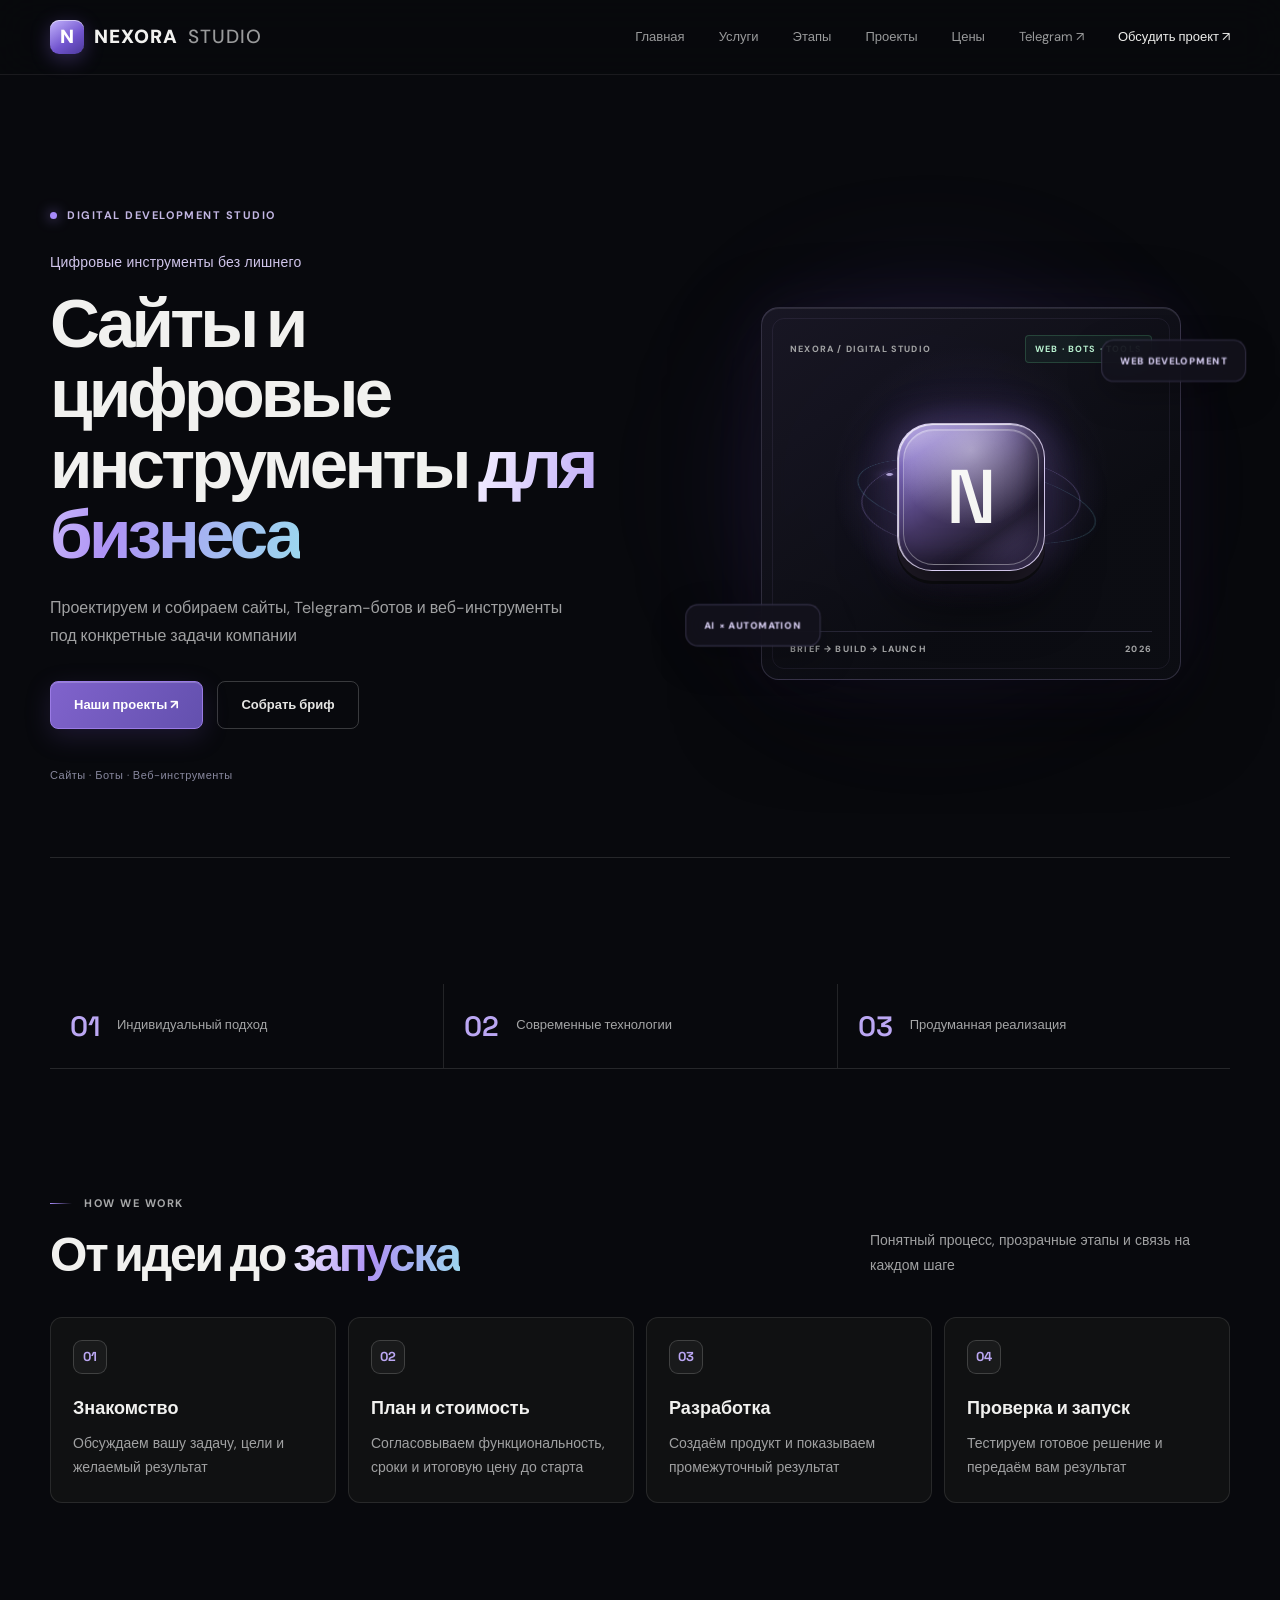
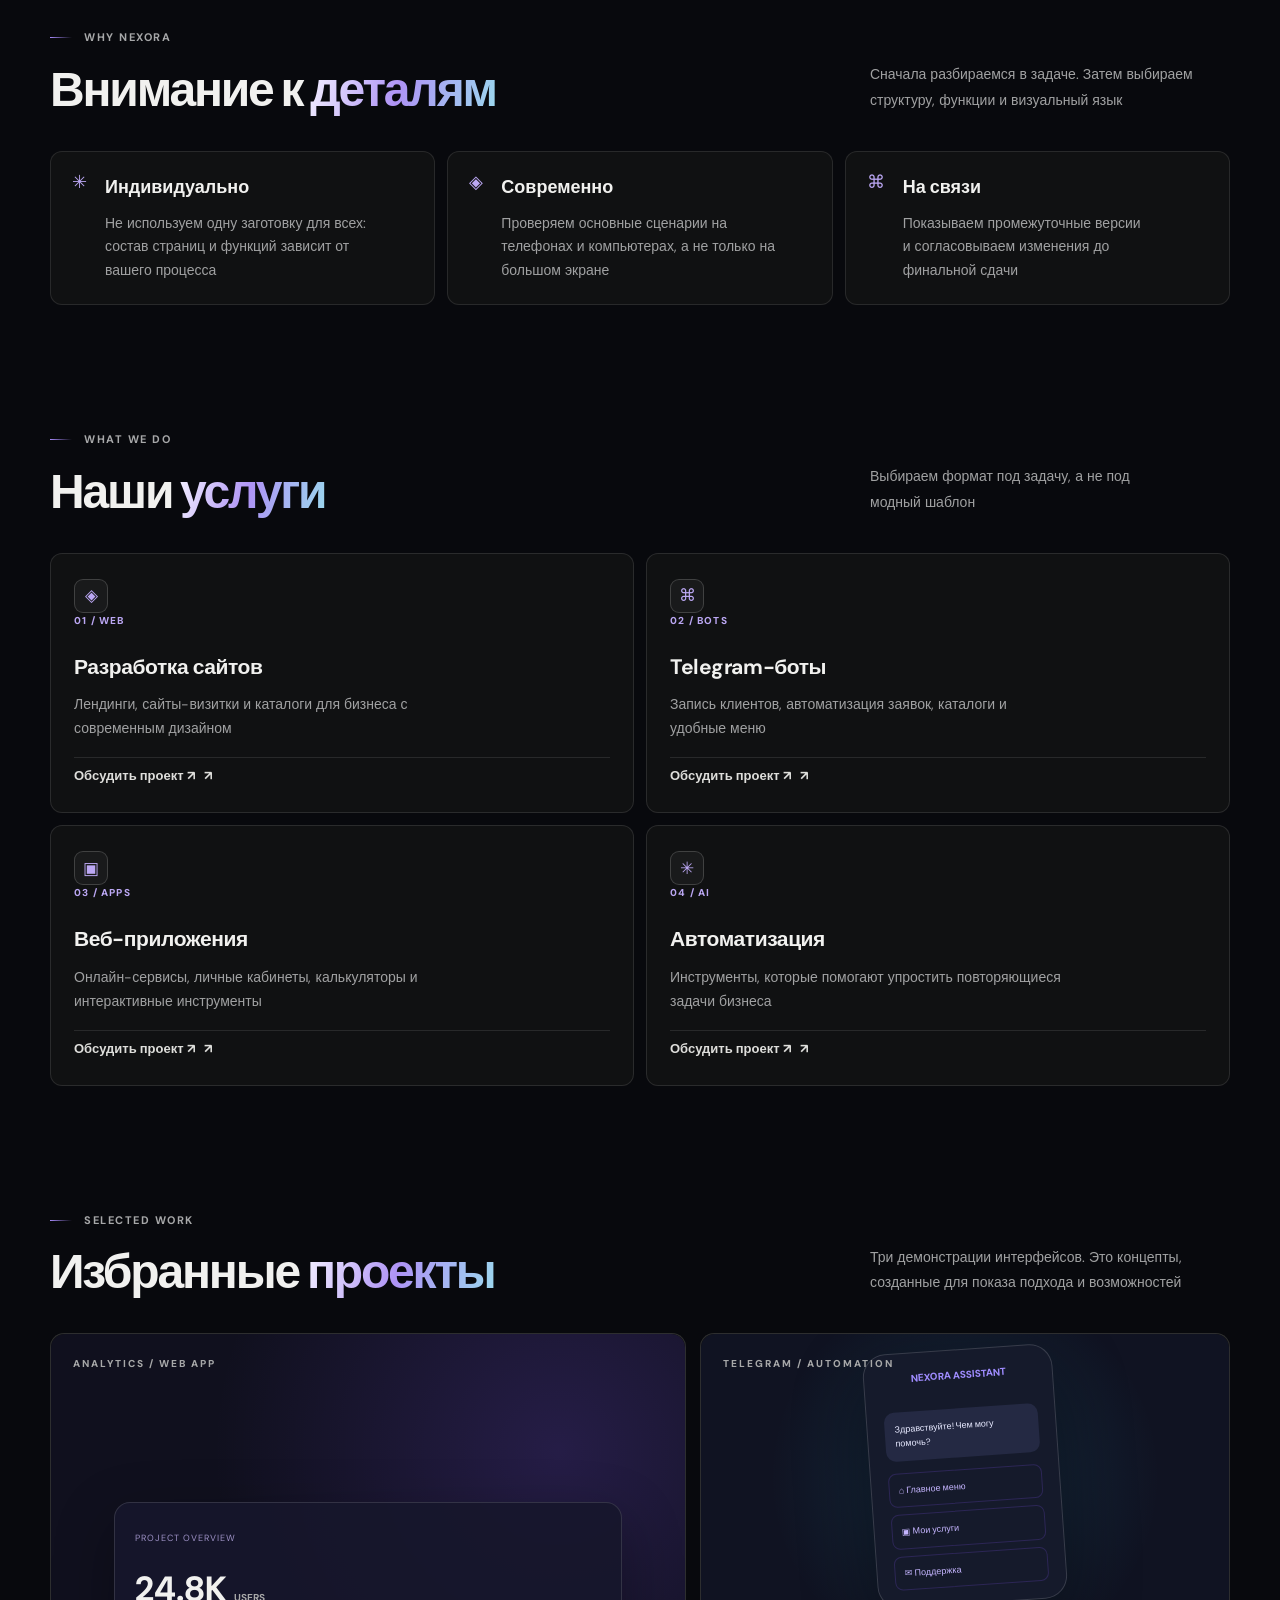
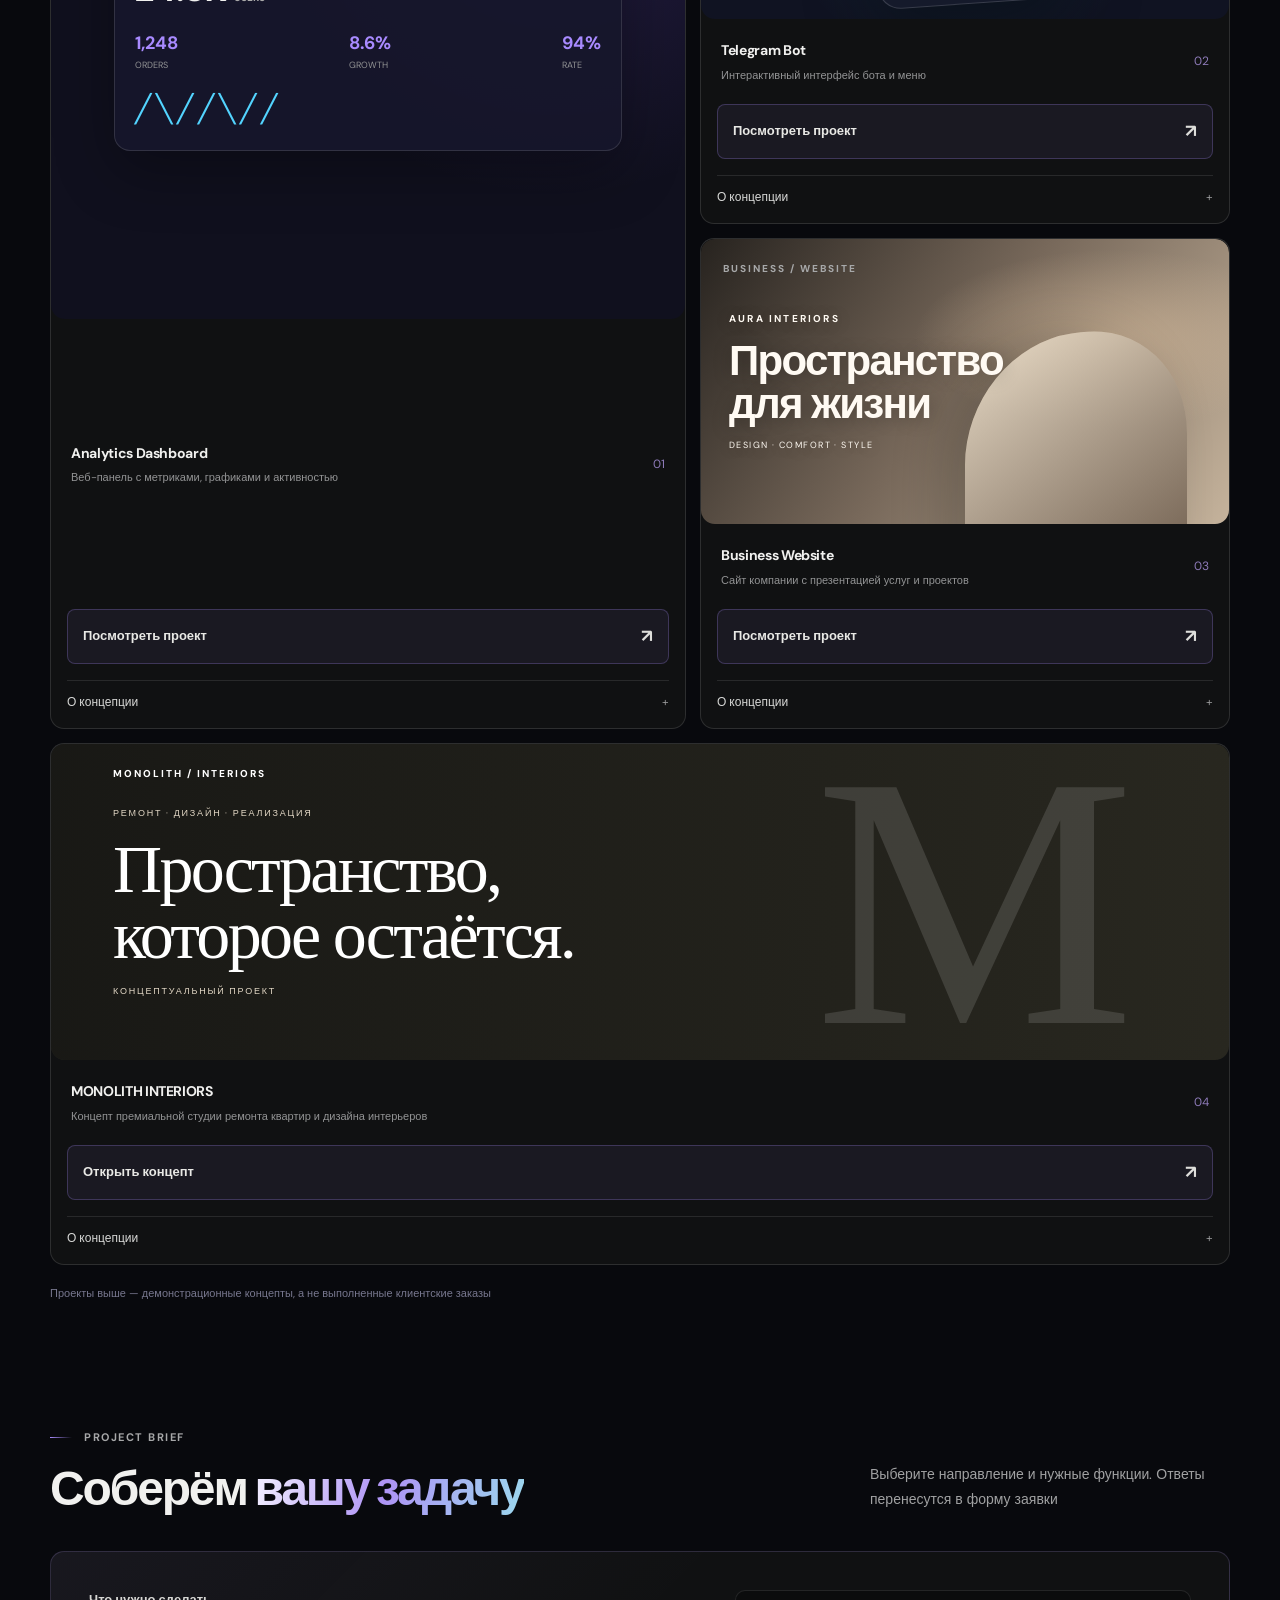
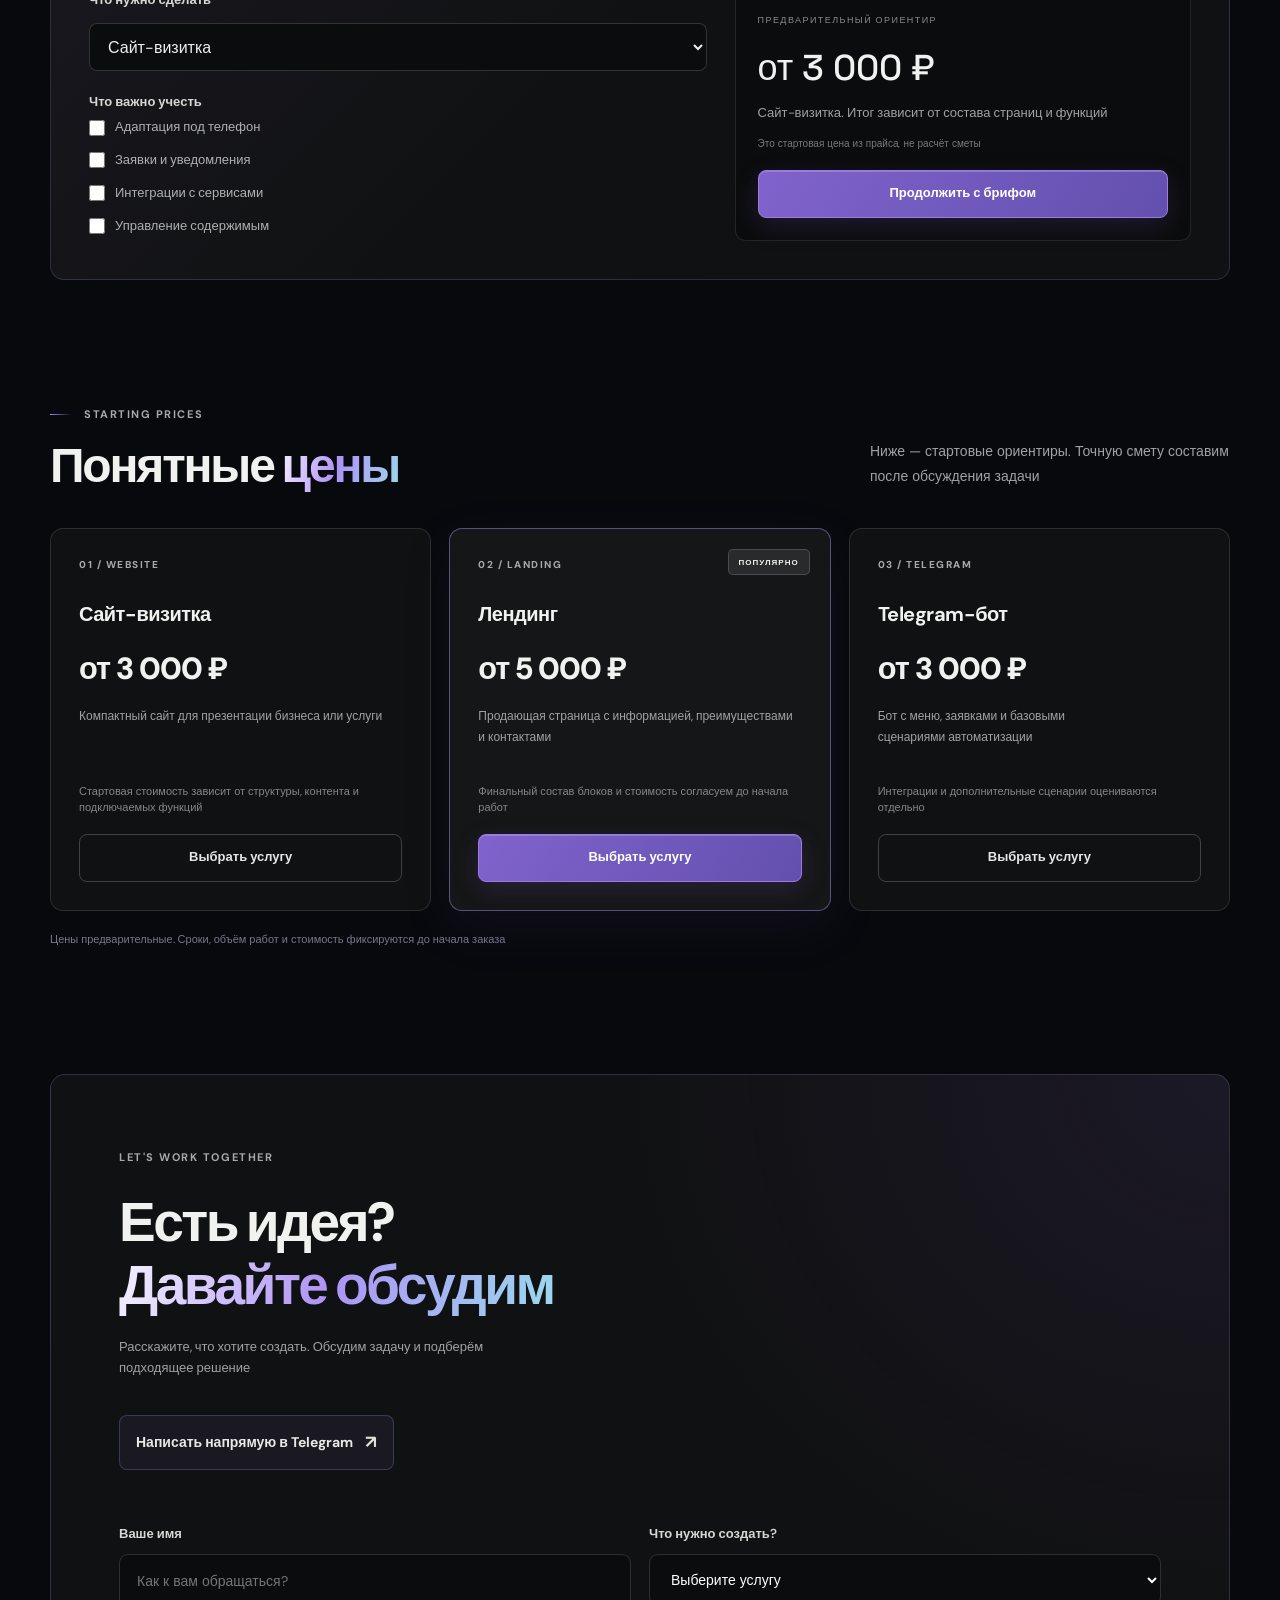
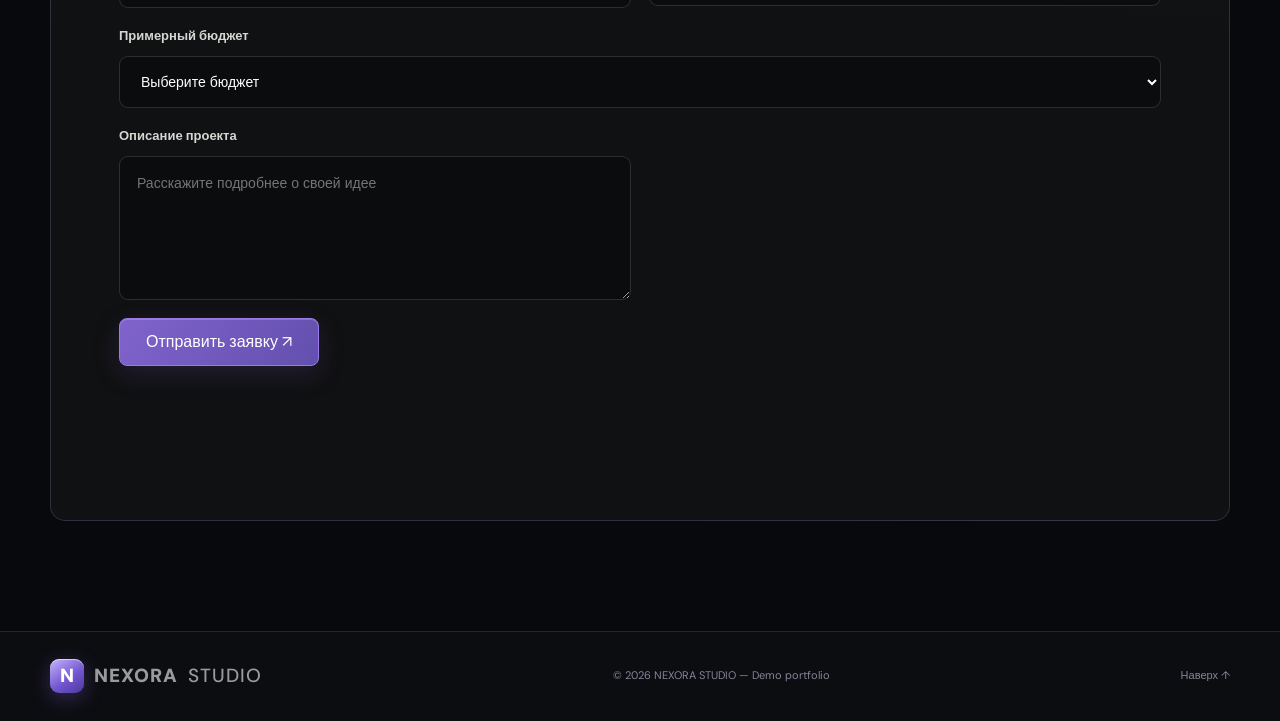
<file: index.html>
<!DOCTYPE html>
<html lang="ru">
<head>
  <meta charset="UTF-8">
  <meta name="viewport" content="width=device-width, initial-scale=1.0">
  <meta name="description" content="NEXORA STUDIO — разработка сайтов, Telegram-ботов и веб-приложений.">
  <title>NEXORA STUDIO — Digital Development</title>
  <link rel="preconnect" href="https://fonts.googleapis.com">
  <link rel="preconnect" href="https://fonts.gstatic.com" crossorigin>
  <link href="https://fonts.googleapis.com/css2?family=DM+Sans:wght@400;500;600;700;800&family=Space+Grotesk:wght@400;500;600;700&display=swap" rel="stylesheet">
  <link rel="stylesheet" href="style.css">

  <style>
    /* NEXORA portfolio cards */
    .nexora-project-grid {
      align-items: stretch;
    }
    .nexora-project-card {
      display: flex;
      flex-direction: column;
      overflow: hidden;
    }
    .nexora-project-link {
      display: block;
      color: inherit;
      text-decoration: none;
      overflow: hidden;
      border-radius: inherit;
    }
    .nexora-project-link .project-preview {
      transition: transform .45s ease, filter .45s ease;
    }
    .nexora-project-link:hover .project-preview {
      transform: scale(1.025);
      filter: brightness(1.12);
    }
    .nexora-project-info {
      flex: 1;
    }
    .nexora-project-cta {
      display: flex;
      align-items: center;
      justify-content: space-between;
      gap: 12px;
      margin: 16px 20px 20px;
      padding: 12px 15px;
      border: 1px solid rgba(155, 75, 255, .38);
      border-radius: 12px;
      color: #eee7ff;
      background: rgba(126, 49, 230, .10);
      text-decoration: none;
      font-size: 13px;
      font-weight: 700;
      transition: background .25s ease, border-color .25s ease, transform .25s ease;
    }
    .nexora-project-cta span {
      color: #bd75ff;
      font-size: 18px;
    }
    .nexora-project-cta:hover {
      background: rgba(126, 49, 230, .22);
      border-color: rgba(180, 110, 255, .8);
      transform: translateY(-2px);
    }
    .nexora-business-preview {
      position: relative;
      min-height: 270px;
      overflow: hidden;
      display: flex;
      align-items: center;
      padding: 28px;
      background:
        radial-gradient(ellipse at 78% 35%, rgba(222, 194, 161, .55), transparent 34%),
        linear-gradient(125deg, #27231f 0%, #77685a 48%, #c5b39c 100%);
    }
    .nexora-business-preview::after {
      content: "";
      position: absolute;
      right: 8%;
      bottom: -18%;
      width: 42%;
      height: 85%;
      border-radius: 48% 48% 0 0;
      background: linear-gradient(145deg, rgba(245, 232, 211, .88), rgba(90, 73, 59, .75));
      box-shadow: -24px 0 50px rgba(20, 16, 12, .22);
      transform: skewY(-8deg);
    }
    .nexora-interior-copy {
      position: relative;
      z-index: 1;
      display: flex;
      flex-direction: column;
      gap: 13px;
      color: #fffaf3;
      text-shadow: 0 2px 18px rgba(0, 0, 0, .25);
    }
    .nexora-interior-copy span {
      font-size: 10px;
      letter-spacing: .22em;
      font-weight: 700;
    }
    .nexora-interior-copy strong {
      font-family: "Space Grotesk", sans-serif;
      font-size: clamp(25px, 4vw, 42px);
      line-height: 1.02;
      letter-spacing: -.04em;
    }
    .nexora-interior-copy small {
      font-size: 9px;
      letter-spacing: .16em;
    }
    @media (max-width: 600px) {
      .nexora-business-preview {
        min-height: 230px;
        padding: 22px;
      }
      .nexora-project-cta {
        margin: 12px 14px 16px;
      }
    }

    /* NEXORA STUDIO: process, benefits and direct contact */
    .nexora-process-section { padding-top: 55px; }
    .nexora-process-grid {
      display: grid;
      grid-template-columns: repeat(4, minmax(0, 1fr));
      gap: 16px;
      margin-top: 34px;
    }
    .nexora-process-card {
      min-height: 190px;
      padding: 24px;
      border: 1px solid rgba(170, 120, 255, .18);
      border-radius: 18px;
      background: linear-gradient(145deg, rgba(255,255,255,.045), rgba(125,70,210,.045));
    }
    .nexora-process-card > span {
      display: inline-flex;
      margin-bottom: 25px;
      color: #b77aff;
      font: 700 13px "Space Grotesk", sans-serif;
      letter-spacing: .12em;
    }
    .nexora-process-card h3, .nexora-benefits-grid h3 {
      margin: 0 0 10px;
      font-size: 17px;
    }
    .nexora-process-card p, .nexora-benefits-grid p {
      margin: 0;
      color: rgba(235,230,245,.68);
      font-size: 13px;
      line-height: 1.7;
    }
    .nexora-benefits-grid {
      display: grid;
      grid-template-columns: repeat(3, minmax(0, 1fr));
      gap: 18px;
      margin-top: 32px;
    }
    .nexora-benefits-grid article {
      display: flex;
      gap: 16px;
      padding: 22px;
      border: 1px solid rgba(170, 120, 255, .16);
      border-radius: 16px;
      background: rgba(255,255,255,.025);
    }
    .nexora-benefits-grid article > span {
      color: #bd83ff;
      font-size: 25px;
      line-height: 1;
    }
    .nexora-telegram-link {
      display: inline-flex;
      align-items: center;
      gap: 12px;
      margin: 4px 0 22px;
      padding: 12px 16px;
      border: 1px solid rgba(155,75,255,.38);
      border-radius: 12px;
      color: #eee7ff;
      background: rgba(126,49,230,.10);
      text-decoration: none;
      font-size: 14px;
      font-weight: 700;
      transition: .25s ease;
    }
    .nexora-telegram-link span { color: #bd75ff; font-size: 18px; }
    .nexora-telegram-link:hover {
      transform: translateY(-2px);
      background: rgba(126,49,230,.2);
      border-color: rgba(180,110,255,.8);
    }
    @media (max-width: 900px) {
      .nexora-process-grid { grid-template-columns: repeat(2, minmax(0,1fr)); }
    }
    @media (max-width: 600px) {
      .nexora-process-grid, .nexora-benefits-grid { grid-template-columns: 1fr; }
      .nexora-process-card { min-height: auto; }
      .nexora-process-card > span { margin-bottom: 16px; }
    }



    /* Impeccable-inspired refinement: clearer hierarchy, quieter surfaces, less decoration */
    :root {
      --bg: #0b0c12;
      --bg-secondary: #11131c;
      --card: #12151f;
      --border: rgba(224, 229, 242, .12);
      --text: #f2f4f8;
      --muted: #a5adbd;
      --purple: #9a83df;
      --blue: #83a9c7;
      --gradient: linear-gradient(110deg, #a18bdc, #9bb5cb);
    }

    html { scroll-padding-top: 88px; }
    body { background: var(--bg); font-family: "DM Sans", Arial, sans-serif; }
    body::before { display: none; }
    body::after { display: none; }
    .glow { display: none !important; }

    .section { padding-top: 96px; }
    .hero { padding-top: 82px; padding-bottom: 70px; gap: 64px; }
    .hero h1, .section-heading h2, .contact-box h2 {
      text-wrap: balance;
      letter-spacing: -.045em;
    }
    .hero h1 { max-width: 640px; font-size: clamp(40px, 5vw, 66px); line-height: 1.06; }
    .hero h1 span, .section-heading h2 span, .contact-box h2 span {
      color: #b7a6e7;
      background: none;
      -webkit-text-fill-color: currentColor;
    }
    .hero-description, .section-heading p, .service-card p, .price-card p,
    .contact-box p, .nexora-process-card p, .nexora-benefits-grid p {
      color: #aeb6c5;
      text-wrap: pretty;
    }
    .eyebrow { color: #aeb6c5; letter-spacing: .14em; }
    .status-dot { animation: none; box-shadow: none; }
    .hero-note .status-dot { display: none; }

    .button { border-radius: 8px; min-height: 48px; transition: background .2s ease, border-color .2s ease, color .2s ease; }
    .button:hover { transform: none; }
    .button.primary { background: #7965b5; box-shadow: none; }
    .button.primary:hover { background: #8975c5; box-shadow: none; }
    .button.secondary { background: transparent; border-color: rgba(224,229,242,.2); }
    .button.secondary:hover { border-color: #a18bdc; box-shadow: none; }

    .visual-card { box-shadow: 0 22px 60px rgba(0,0,0,.28); }
    .hero-visual::after, .floating-tag { box-shadow: none !important; }
    .floating-tag { border-color: rgba(224,229,242,.15); background: #151824; color: #c5cada; }
    .nexora-particles { display: none !important; }
    .core-letter { text-shadow: none !important; }

    .stats { gap: 0; border-block: 1px solid var(--border); }
    .stats div { border: 0; border-radius: 0; background: transparent; padding: 22px 20px; }
    .stats div + div { border-left: 1px solid var(--border); }
    .stats strong { color: #b7a6e7; font: 600 22px "Space Grotesk", sans-serif; }
    .stats span { font-size: 13px; color: #c0c6d2; }

    .section-heading { align-items: end; margin-bottom: 30px; }
    .section-heading h2 { font-size: clamp(30px, 3.6vw, 43px); }
    .service-grid { grid-template-columns: repeat(2, minmax(0, 1fr)); gap: 0 28px; border-top: 1px solid var(--border); }
    .service-card {
      min-height: 0; padding: 27px 4px 30px; border: 0; border-bottom: 1px solid var(--border);
      border-radius: 0; background: transparent; transition: border-color .2s ease;
    }
    .service-card::before { display: none; }
    .service-card:hover { transform: none; border-color: #8f7acb; box-shadow: none; }
    .service-icon {
      width: auto; height: auto; display: inline; margin: 0 10px 0 0; border: 0;
      border-radius: 0; background: none; color: #b7a6e7; font-size: 17px;
    }
    .service-number { color: #9ea7b8; letter-spacing: .12em; }
    .service-card h3 { margin-top: 17px; font-size: 20px; letter-spacing: -.02em; }
    .service-card p { max-width: 42ch; margin-top: 9px; font-size: 14px; line-height: 1.7; }
    .service-card a { margin-top: 16px; color: #c0b1e8; font-size: 13px; }

    .nexora-process-grid { gap: 0 24px; border-top: 1px solid var(--border); }
    .nexora-process-card {
      min-height: 0; padding: 24px 2px 26px; border: 0; border-bottom: 1px solid var(--border);
      border-radius: 0; background: transparent;
    }
    .nexora-process-card > span { color: #b7a6e7; margin-bottom: 18px; }
    .nexora-process-card h3, .nexora-benefits-grid h3 { font-size: 18px; }
    .nexora-process-card p, .nexora-benefits-grid p { font-size: 14px; }
    .nexora-benefits-grid { grid-template-columns: 1fr; gap: 0; border-top: 1px solid var(--border); }
    .nexora-benefits-grid article {
      padding: 20px 2px; border: 0; border-bottom: 1px solid var(--border);
      border-radius: 0; background: transparent; gap: 18px;
    }
    .nexora-benefits-grid article > span { color: #b7a6e7; font-size: 18px; }

    .project-grid { gap: 18px; }
    .project-card, .nexora-project-card { border-radius: 12px; border-color: var(--border); background: #11141d; box-shadow: none; }
    .project-card:hover { transform: translateY(-3px); border-color: rgba(183,166,231,.5); box-shadow: none; }
    .nexora-project-cta, .nexora-telegram-link { border-radius: 8px; border-color: rgba(183,166,231,.3); background: rgba(183,166,231,.07); }
    .nexora-project-cta:hover, .nexora-telegram-link:hover { transform: none; background: rgba(183,166,231,.13); border-color: rgba(183,166,231,.55); }

    .price-card { border-radius: 12px; background: #11141d; box-shadow: none; }
    .price-card:hover { transform: translateY(-3px); border-color: rgba(183,166,231,.5); }
    .price-card.featured { border-color: rgba(183,166,231,.55); background: #151722; box-shadow: none; }
    .popular { border-radius: 5px; background: rgba(183,166,231,.14); color: #d5cbed; }
    .price { color: #f2f4f8; }

    .contact-box {
      border-radius: 14px; border-color: var(--border); text-align: left;
      background: #11141d; padding: 58px clamp(24px, 6vw, 72px);
    }
    .contact-box::before, .contact-box::after { display: none; }
    .contact-box p { margin-left: 0; margin-right: 0; }
    .nexora-telegram-link { margin-top: 8px; }
    .footer { color: #aeb6c5; }

    a:focus-visible, button:focus-visible, input:focus-visible, select:focus-visible, textarea:focus-visible {
      outline: 2px solid #b7a6e7; outline-offset: 3px;
    }
    @media (max-width: 900px) {
      .hero { gap: 32px; }
      .service-grid { grid-template-columns: 1fr 1fr; }
    }
    @media (max-width: 600px) {
      .section { padding-top: 72px; }
      .hero { padding-top: 58px; gap: 30px; }
      .hero h1 { letter-spacing: -.04em; }
      .stats { grid-template-columns: 1fr; }
      .stats div { padding: 15px 4px; }
      .stats div + div { border-left: 0; border-top: 1px solid var(--border); }
      .service-grid, .nexora-process-grid, .price-grid { grid-template-columns: 1fr; }
      .section-heading { display: block; }
      .section-heading p { margin-top: 12px; }
      .contact-box { padding: 42px 22px; }
    }
    @media (prefers-reduced-motion: reduce) {
      *, *::before, *::after { scroll-behavior: auto !important; animation-duration: .01ms !important; animation-iteration-count: 1 !important; transition-duration: .01ms !important; }
    }

    /* Final visual polish */
    body::before {
      display: block;
      position: fixed;
      inset: 0;
      z-index: -1;
      pointer-events: none;
      background:
        radial-gradient(ellipse at 12% 8%, rgba(116, 91, 173, .13), transparent 34%),
        radial-gradient(ellipse at 88% 35%, rgba(91, 126, 151, .08), transparent 31%);
    }
    .header {
      background: rgba(11, 12, 18, .88);
      border-bottom-color: rgba(224, 229, 242, .09);
    }
    .logo-icon {
      border-radius: 9px;
      background: linear-gradient(145deg, #a996df, #7189a2);
      box-shadow: 0 5px 18px rgba(137, 119, 190, .2);
    }
    .hero { min-height: 610px; }
    .hero h1 { max-width: 700px; }
    .hero-description { max-width: 52ch; font-size: 16px; }
    .hero-visual .visual-card {
      border-color: rgba(201, 188, 238, .2);
      background: radial-gradient(ellipse at 50% 40%, rgba(115, 100, 157, .12), transparent 52%), #11141d;
    }
    .hero-visual .core {
      background: radial-gradient(circle at 32% 27%, #c5b5ed, #75658f 42%, #303747 78%);
      box-shadow: 0 0 44px rgba(145, 126, 194, .2), inset -12px -14px 28px rgba(7, 9, 15, .5);
    }
    .stats { margin-top: 0; }
    .stats strong { font-size: 25px; }
    .service-grid { gap: 14px; border: 0; }
    .service-card {
      position: relative;
      min-height: 245px;
      padding: 25px 24px 23px;
      border: 1px solid rgba(224, 229, 242, .1);
      border-radius: 13px;
      background: linear-gradient(145deg, rgba(255,255,255,.035), rgba(255,255,255,.012));
      transition: border-color .22s ease, background .22s ease, transform .22s ease;
    }
    .service-card::before { display: block; opacity: .42; }
    .service-card:hover {
      transform: translateY(-3px);
      border-color: rgba(183, 166, 231, .38);
      background: linear-gradient(145deg, rgba(183,166,231,.075), rgba(255,255,255,.015));
      box-shadow: none;
    }
    .service-icon {
      display: inline-grid;
      width: 34px;
      height: 34px;
      place-items: center;
      margin: 0 10px 0 0;
      border: 1px solid rgba(183,166,231,.18);
      border-radius: 9px;
      background: rgba(183,166,231,.08);
      vertical-align: middle;
    }
    .service-card h3 { margin-top: 22px; }
    .service-card p { min-height: 48px; }
    .service-card a { display: inline-flex; align-items: center; gap: 8px; }
    .service-card a::after { content: "↗"; transition: transform .2s ease; }
    .service-card a:hover::after { transform: translate(2px, -2px); }
    .nexora-process-grid {
      gap: 12px;
      border: 0;
    }
    .nexora-process-card {
      padding: 22px;
      border: 1px solid rgba(224,229,242,.1);
      border-radius: 12px;
      background: linear-gradient(145deg, rgba(255,255,255,.03), rgba(255,255,255,.008));
    }
    .nexora-process-card > span {
      display: grid;
      width: 34px;
      height: 34px;
      place-items: center;
      margin-bottom: 20px;
      border: 1px solid rgba(183,166,231,.2);
      border-radius: 9px;
      background: rgba(183,166,231,.08);
      letter-spacing: 0;
    }
    .nexora-benefits-grid {
      grid-template-columns: repeat(3, minmax(0, 1fr));
      gap: 12px;
      border: 0;
    }
    .nexora-benefits-grid article {
      min-height: 130px;
      padding: 21px;
      border: 1px solid rgba(224,229,242,.1);
      border-radius: 12px;
      background: rgba(255,255,255,.02);
    }
    .project-grid { gap: 14px; }
    .project-card, .nexora-project-card {
      border-radius: 14px;
      background: #11141d;
    }
    .nexora-project-link .project-preview { min-height: 285px; }
    .nexora-project-card.project-large .project-preview { min-height: 585px; }
    .project-info { padding-inline: 20px; }
    .nexora-project-cta { margin-top: 10px; }
    .price-card {
      padding: 28px;
      border-radius: 14px;
      background: linear-gradient(150deg, rgba(255,255,255,.04), rgba(255,255,255,.012));
    }
    .price-card.featured {
      border-color: rgba(183,166,231,.48);
      background: radial-gradient(ellipse at 95% 0%, rgba(183,166,231,.12), transparent 48%), #13151f;
    }
    .price { font-size: clamp(26px, 2.4vw, 32px); }
    .contact-box {
      border-radius: 16px;
      background: radial-gradient(ellipse at 92% 0%, rgba(129,112,174,.13), transparent 42%), #11141d;
    }
    .contact-box h2 { max-width: 760px; }
    .nexora-telegram-link { min-height: 46px; }
    .footer { border-top-color: rgba(224,229,242,.09); }
    @media (max-width: 900px) {
      .service-card { min-height: 235px; }
      .nexora-benefits-grid { grid-template-columns: 1fr; }
      .nexora-benefits-grid article { min-height: 0; }
    }
    @media (max-width: 600px) {
      .hero { min-height: 0; }
      .service-card { min-height: 0; padding: 22px 18px; }
      .service-card p { min-height: 0; }
      .nexora-process-grid { gap: 0; }
      .nexora-process-card { padding: 19px 2px; border-width: 0 0 1px; border-radius: 0; background: transparent; }
      .nexora-project-link .project-preview,
      .nexora-project-card.project-large .project-preview { min-height: 255px; }
      .project-info { padding-inline: 15px; }
      .price-card { padding: 24px 20px; }
    }

    /* Monochrome, editorial visual direction */
    :root {
      --bg: #090a0b;
      --bg-secondary: #101112;
      --card: #111213;
      --border: rgba(255,255,255,.11);
      --text: #f1f1ef;
      --muted: #929394;
      --purple: #c7c7c4;
      --blue: #a9aaab;
      --gradient: linear-gradient(110deg, #e1e1de, #9b9c9d);
    }
    body { background: #090a0b; color: #f1f1ef; }
    body::before, body::after { display: none !important; }
    .header { background: rgba(9,10,11,.94); border-bottom-color: rgba(255,255,255,.1); }
    .logo-icon { color: #111; background: #e5e5e2; box-shadow: none; }
    .logo-light, .nav a, .footer { color: #999a9b; }
    .nav a:hover, .footer a:hover { color: #fff; }
    .nav-button { border-color: rgba(255,255,255,.2) !important; color: #ededeb !important; }
    .eyebrow, .service-number, .price-label, .preview-label { color: #a7a8a9; }
    .hero h1 span, .section-heading h2 span, .contact-box h2 span {
      color: #f1f1ef; background: none; -webkit-text-fill-color: currentColor;
    }
    .hero h1 { max-width: 680px; font-weight: 600; letter-spacing: -.055em; }
    .hero-description, .section-heading p, .service-card p, .price-card p,
    .contact-box p, .nexora-process-card p, .nexora-benefits-grid p { color: #a0a1a2; }
    .button.primary { color: #111; background: #e4e4e1; border: 1px solid #e4e4e1; }
    .button.primary:hover { color: #fff; background: #272829; border-color: #525354; }
    .button.secondary { color: #e5e5e3; border-color: rgba(255,255,255,.2); }
    .button.secondary:hover { border-color: rgba(255,255,255,.55); background: #171819; }
    .hero-visual { transform: none !important; animation: none; }
    .hero-visual::after { display: none; }
    .hero-visual .visual-card {
      border-color: rgba(255,255,255,.16);
      border-radius: 16px;
      background: #101112;
      box-shadow: 0 28px 70px rgba(0,0,0,.36);
    }
    .visual-top, .visual-bottom { color: #a2a3a4; }
    .visual-top .live { color: #d1d1ce; }
    .visual-center { perspective: 900px; transform-style: preserve-3d; }
    .hero-visual .orbit,
    .hero-visual .core-sheen, .hero-visual .core-orbit, .nexora-particles,
    .floating-tag, .cursor-glow { display: none !important; }
    .hero-visual .core {
      position: relative; isolation: isolate; overflow: visible;
      width: 142px; height: 142px; display: grid; place-items: center;
      border: 1px solid rgba(255,255,255,.58); border-radius: 34px;
      background: linear-gradient(145deg, #77797a 0%, #3d3f40 24%, #202223 54%, #555758 78%, #858687 100%);
      box-shadow: 0 28px 42px rgba(0,0,0,.48), 0 9px 0 #252728, 0 11px 0 #101112,
        inset 1px 1px 1px rgba(255,255,255,.72), inset -8px -10px 20px rgba(0,0,0,.45);
      transform-style: preserve-3d; animation: nexoraEmblemFloat 6s ease-in-out infinite;
      color: #f4f4f2; font: 500 76px/1 "Space Grotesk", sans-serif;
    }
    .hero-visual .core::before {
      content: ""; display: block !important; position: absolute; z-index: -1;
      inset: 5px; border: 1px solid rgba(255,255,255,.24); border-radius: 28px;
      background: linear-gradient(145deg, rgba(255,255,255,.16), transparent 35% 68%, rgba(0,0,0,.16));
      box-shadow: inset 0 1px 0 rgba(255,255,255,.24);
      transform: translateZ(8px); animation: none;
    }
    .hero-visual .core::after {
      content: ""; display: block !important; position: absolute; z-index: 2;
      inset: 0; border-radius: inherit; pointer-events: none;
      background: linear-gradient(115deg, transparent 23%, rgba(255,255,255,.22) 48%, transparent 67%);
      transform: translateX(-115%); animation: emblemSheen 5.8s ease-in-out infinite;
    }
    .core-letter {
      position: relative; z-index: 3; color: #f0f0ed;
      font: 500 76px/1 "Space Grotesk", sans-serif;
      text-shadow: 0 1px 0 #a3a4a4, 0 3px 0 #565859, 0 8px 15px rgba(0,0,0,.62);
      transform: translateZ(22px);
    }
    .stats { border-color: rgba(255,255,255,.12); }
    .stats strong { color: #ededeb; }
    .stats span { color: #a4a5a6; }
    .service-grid { gap: 12px; border: 0; }
    .service-card {
      min-height: 246px; padding: 25px 23px;
      border: 1px solid rgba(255,255,255,.11); border-radius: 12px;
      background: #101112; transition: transform .28s ease, border-color .28s ease, background .28s ease;
    }
    .service-card::before { display: none; }
    .service-card:hover {
      transform: translateY(-4px); border-color: rgba(255,255,255,.32);
      background: #151617; box-shadow: none;
    }
    .service-icon {
      width: 34px; height: 34px; display: inline-grid; place-items: center;
      margin: 0 9px 0 0; border: 1px solid rgba(255,255,255,.17);
      border-radius: 9px; background: #191a1b; color: #e5e5e3; vertical-align: middle;
    }
    .service-number { color: #a2a3a4; }
    .service-card a, .nexora-project-cta span, .nexora-telegram-link span { color: #dededb; }
    .service-card a::after { content: "↗"; transition: transform .2s ease; }
    .service-card a:hover::after { transform: translate(2px,-2px); }
    .nexora-process-grid { gap: 12px; border: 0; }
    .nexora-process-card {
      padding: 22px; border: 1px solid rgba(255,255,255,.1);
      border-radius: 12px; background: #101112;
    }
    .nexora-process-card > span {
      width: 34px; height: 34px; display: grid; place-items: center;
      margin-bottom: 20px; border: 1px solid rgba(255,255,255,.17);
      border-radius: 9px; color: #e6e6e3; background: #191a1b; letter-spacing: 0;
    }
    .nexora-benefits-grid { grid-template-columns: repeat(3,minmax(0,1fr)); gap: 12px; border: 0; }
    .nexora-benefits-grid article {
      min-height: 130px; padding: 21px; border: 1px solid rgba(255,255,255,.1);
      border-radius: 12px; background: #101112;
    }
    .nexora-benefits-grid article > span { color: #dededb; }
    .project-grid { gap: 14px; }
    .project-card, .nexora-project-card {
      border-color: rgba(255,255,255,.12); border-radius: 14px;
      background: #101112; box-shadow: none;
    }
    .project-card:hover { transform: translateY(-4px); border-color: rgba(255,255,255,.32); box-shadow: none; }
    .project-preview { filter: none; }
    .nexora-project-link:hover .project-preview { filter: none; }
    .nexora-project-link .project-preview { min-height: 285px; }
    .nexora-project-card.project-large .project-preview { min-height: 585px; }
    .project-info { padding-inline: 20px; }
    .nexora-project-cta, .nexora-telegram-link {
      border-color: rgba(255,255,255,.16); color: #e8e8e5; background: #171819;
    }
    .nexora-project-cta:hover, .nexora-telegram-link:hover {
      border-color: rgba(255,255,255,.38); background: #202122;
    }
    .price-card, .price-card.featured {
      border-color: rgba(255,255,255,.12); border-radius: 13px;
      background: #101112; box-shadow: none;
    }
    .price-card:hover { transform: translateY(-4px); border-color: rgba(255,255,255,.35); }
    .price-card.featured { border-color: rgba(255,255,255,.35); background: #151617; }
    .popular { color: #f0f0ed; background: #292a2b; }
    .price { color: #f1f1ef; }
    .contact-box {
      border: 1px solid rgba(255,255,255,.13); border-radius: 15px;
      background: #101112;
    }
    .form-group label { color: #d6d6d3; }
    .form-group input, .form-group select, .form-group textarea {
      border-color: rgba(255,255,255,.14); border-radius: 9px; background: #0b0c0d;
    }
    .form-group input:focus, .form-group select:focus, .form-group textarea:focus {
      border-color: rgba(255,255,255,.5); background: #111213;
    }
    .form-group select option { color: #eee; background: #111213; }
    .form-message { color: #d5d5d2; }
    .contact-box::before, .contact-box::after { display: none; }
    @keyframes nexoraEmblemFloat {
      0%, 100% { transform: translateY(0) rotateX(0deg) rotateY(-7deg) rotateZ(-1deg); }
      50% { transform: translateY(-11px) rotateX(5deg) rotateY(7deg) rotateZ(1deg); }
    }
    @keyframes emblemSheen {
      0%, 18% { transform: translateX(-115%); opacity: 0; }
      28% { opacity: .9; }
      48%, 100% { transform: translateX(115%); opacity: 0; }
    }
    .footer { border-top-color: rgba(255,255,255,.1); }
    .reveal { transition: opacity .55s ease, transform .55s cubic-bezier(.2,.7,.2,1); }
    .reveal:not(.visible) { transform: translateY(18px); }
    .project-card, .service-card, .price-card, .nexora-process-card, .nexora-benefits-grid article {
      transition-timing-function: cubic-bezier(.2,.7,.2,1);
    }
    a:focus-visible, button:focus-visible, input:focus-visible, select:focus-visible, textarea:focus-visible {
      outline-color: #e4e4e1;
    }
    @media (max-width: 900px) {
      .nexora-benefits-grid { grid-template-columns: 1fr; }
      .nexora-benefits-grid article { min-height: 0; }
    }
    @media (max-width: 600px) {
      .hero { min-height: 0; }
      .hero-visual .core { width: 124px; height: 124px; border-radius: 29px; font-size: 66px; }
      .hero-visual .core::before { border-radius: 23px; }
      .core-letter { font-size: 66px; }
      .service-card { min-height: 0; padding: 22px 18px; }
      .nexora-process-grid { gap: 0; }
      .nexora-process-card { padding: 19px 2px; border-width: 0 0 1px; border-radius: 0; background: transparent; }
      .nexora-project-link .project-preview,
      .nexora-project-card.project-large .project-preview { min-height: 255px; }
      .project-info { padding-inline: 15px; }
      .price-card { padding: 24px 20px; }
      .reveal { transition-duration: .4s; }
    }
    /* Refined hero composition and tactile interaction */
    .hero { min-height: min(760px, calc(100svh - 72px)); padding-top: 70px; padding-bottom: 70px; }
    .hero-content { max-width: 620px; }
    .hero .eyebrow { margin-bottom: 27px; }
    .hero h1 { font-size: clamp(44px, 5.4vw, 74px); line-height: 1.02; }
    .hero-description { max-width: 48ch; margin-top: 24px; line-height: 1.8; }
    .hero-actions { margin-top: 30px; }
    .hero-visual { max-width: 500px; }
    .hero-visual .visual-card {
      width: min(100%, 420px); min-height: 370px; padding: 27px 28px 22px;
      border-radius: 18px; background: linear-gradient(145deg,#141516,#0d0e0f 64%);
      box-shadow: 0 34px 80px rgba(0,0,0,.45), inset 0 1px rgba(255,255,255,.05);
    }
    .visual-top, .visual-bottom { letter-spacing: .13em; font-size: 9px; }
    .visual-top .live { padding: 6px 9px; border: 1px solid rgba(255,255,255,.14); border-radius: 4px; }
    .visual-center {
      min-height: 268px; position: relative;
      background: radial-gradient(ellipse,rgba(255,255,255,.055),transparent 48%);
      animation: emblemFloat 6s ease-in-out infinite;
    }
    .hero-visual .core {
      width: 148px; height: 148px; border-radius: 37px;
      box-shadow: 0 34px 46px rgba(0,0,0,.55), 0 10px 0 #252728, 0 13px 0 #111213,
        inset 1px 1px 1px rgba(255,255,255,.75), inset -10px -12px 22px rgba(0,0,0,.48);
      animation: none;
      transform: rotateX(var(--emblem-tilt-x, 0deg)) rotateY(var(--emblem-tilt-y, 0deg));
      transition: transform .16s ease-out, box-shadow .25s ease;
      will-change: transform;
    }
    .hero-visual .core::before { inset: 5px; border-radius: 31px; }
    .hero-visual .core::after {
      inset: 0; width: auto; height: auto; left: 0; top: 0;
      border: 0; border-radius: inherit; box-shadow: none;
      background: radial-gradient(circle at var(--emblem-light-x, 50%) var(--emblem-light-y, 18%), rgba(255,255,255,.34), transparent 58%);
      transform: none; animation: none;
    }
    .visual-bottom { display:flex; justify-content:space-between; }
    .section-heading { margin-bottom: 38px; }
    .section-heading .eyebrow { margin-bottom: 15px; }
    .section-heading h2 { font-size: clamp(32px,4vw,48px); }
    .stats div { padding: 24px 20px; }
    .service-card { min-height: 260px; }
    .service-card h3 { font-size: 21px; }
    .nexora-project-info h3, .price-card h3 { letter-spacing: -.025em; }
    .nexora-project-cta { min-height: 46px; }
    .contact-box { padding-block: 64px; }
    @keyframes emblemFloat {
      0%,100% { transform: translateY(0); }
      50% { transform: translateY(-8px); }
    }
    @media (max-width: 900px) {
      .hero { min-height: 0; }
    }
    @media (max-width: 600px) {
      .hero { padding-top: 50px; padding-bottom: 48px; }
      .hero-visual .visual-card { min-height: 330px; padding: 21px 19px 17px; }
      .visual-center { min-height: 235px; }
      .hero-visual .core { width: 124px; height: 124px; border-radius: 31px; }
      .hero-visual .core::before { border-radius: 25px; }
      .service-card { min-height: 0; }
      .contact-box { padding-block: 42px; }
    }
    @media (prefers-reduced-motion: reduce) {
      *, *::before, *::after { animation-duration: .01ms !important; animation-iteration-count: 1 !important; transition-duration: .01ms !important; scroll-behavior: auto !important; }
    }
    /* Final composition pass */
    .section { padding-top: clamp(82px, 10vw, 126px); }
    .section-heading { align-items: end; gap: 40px; margin-bottom: 34px; }
    .section-heading > div { flex: 1; }
    .section-heading p { max-width: 36ch; margin-bottom: 4px; font-size: 14px; }
    .section-heading .eyebrow { display: flex; align-items: center; gap: 12px; }
    .section-heading .eyebrow::before { content: ""; width: 22px; height: 1px; background: #77797a; }
    .hero { gap: clamp(36px, 7vw, 96px); }
    .hero-visual .visual-card { position: relative; }
    .hero-visual .visual-card::after {
      content: ""; position: absolute; inset: 10px; border: 1px solid rgba(255,255,255,.035);
      border-radius: 12px; pointer-events: none;
    }
    .visual-center { background: radial-gradient(ellipse,rgba(255,255,255,.075),transparent 48%); }
    .hero-visual .core { border-color: rgba(255,255,255,.7); }
    .stats { margin-top: 2px; }
    .stats div { min-height: 80px; }
    .stats strong { font-size: 28px; }
    .service-card { min-height: 254px; display: flex; flex-direction: column; align-items: flex-start; }
    .service-card p { flex: 1; }
    .service-card a { padding-top: 8px; border-top: 1px solid rgba(255,255,255,.1); width: 100%; }
    .nexora-process-card { min-height: 180px; }
    .nexora-benefits-grid article { min-height: 148px; }
    .project-card, .nexora-project-card { overflow: hidden; }
    .nexora-project-link { display: block; overflow: hidden; }
    .nexora-project-link .project-preview { transition: transform .55s cubic-bezier(.2,.7,.2,1); }
    .nexora-project-link:hover .project-preview { transform: scale(1.025); filter: none; }
    .project-info { min-height: 82px; align-items: center; }
    .nexora-project-cta { margin: 0 16px 16px; }
    .price-card { min-height: 340px; display: flex; flex-direction: column; align-items: flex-start; }
    .price-card p { flex: 1; }
    .price-card .button { margin-top: 18px; }
    .popular { border: 1px solid rgba(255,255,255,.16); }
    .contact-box { padding: clamp(36px, 6vw, 68px); }
    .contact-form { display: grid; grid-template-columns: repeat(2,minmax(0,1fr)); gap: 18px; }
    .contact-form .honeypot-field { display: none; }
    .contact-form .form-group:nth-of-type(4),
    .contact-form #submitOrder, .contact-form .form-message { grid-column: 1 / -1; }
    .contact-form #submitOrder { justify-self: start; min-width: 200px; }
    .contact-form textarea { min-height: 132px; }
    .footer { min-height: 90px; }
    @media (max-width: 900px) {
      .section-heading { gap: 24px; }
      .hero { gap: 32px; }
      .nexora-process-card, .nexora-benefits-grid article { min-height: 0; }
    }
    @media (max-width: 600px) {
      .section { padding-top: 76px; }
      .section-heading { margin-bottom: 24px; }
      .section-heading p { max-width: none; }
      .hero { gap: 26px; }
      .hero-visual .visual-card { width: 100%; }
      .service-card { min-height: 0; }
      .nexora-project-cta { margin: 0 12px 12px; }
      .price-card { min-height: 0; }
      .contact-form { grid-template-columns: 1fr; }
      .contact-form .form-group, .contact-form .form-group:nth-of-type(4),
      .contact-form #submitOrder, .contact-form .form-message { grid-column: 1; }
      .contact-form #submitOrder { width: 100%; }
      .footer { gap: 18px; }
    }
    /* Micro-interactions: restrained light, lift and press feedback */
    .button, .nexora-project-cta, .nexora-telegram-link {
      position: relative; overflow: hidden; isolation: isolate;
      transition: transform .22s cubic-bezier(.2,.75,.25,1), background-color .22s ease,
        border-color .22s ease, color .22s ease, box-shadow .22s ease;
    }
    .button::before, .nexora-project-cta::before, .nexora-telegram-link::before {
      content: ""; position: absolute; z-index: 0;
      top: -70%; bottom: -70%; left: -55%; width: 38%;
      background: linear-gradient(90deg, transparent, rgba(255,255,255,.24), transparent);
      transform: skewX(-20deg); transition: left .55s cubic-bezier(.2,.7,.2,1);
      pointer-events: none;
    }
    .button:hover::before, .nexora-project-cta:hover::before, .nexora-telegram-link:hover::before { left: 125%; }
    .button:hover, .nexora-project-cta:hover, .nexora-telegram-link:hover { transform: translateY(-2px); }
    .button:active, .nexora-project-cta:active, .nexora-telegram-link:active {
      transform: translateY(1px) scale(.985); transition-duration: .08s;
    }
    .button.primary:hover { box-shadow: 0 8px 24px rgba(255,255,255,.08); }
    .service-card, .project-card, .price-card, .nexora-process-card, .nexora-benefits-grid article {
      transition: transform .3s cubic-bezier(.2,.75,.25,1), border-color .3s ease,
        background-color .3s ease, box-shadow .3s ease;
    }
    .service-card:hover, .project-card:hover, .price-card:hover {
      box-shadow: 0 16px 34px rgba(0,0,0,.24);
    }
    .nexora-process-card:hover, .nexora-benefits-grid article:hover {
      transform: translateY(-3px); border-color: rgba(255,255,255,.25);
      background-color: #141516;
    }
    .hero-visual .visual-card { animation: panelEnter .8s .12s both cubic-bezier(.2,.75,.25,1); }
    .hero-visual .visual-card:hover { border-color: rgba(255,255,255,.25); }
    .reveal { transition: opacity .55s ease, filter .55s ease, transform .55s cubic-bezier(.2,.7,.2,1); }
    .reveal:not(.visible) { opacity: 0; filter: blur(3px); transform: translateY(20px) scale(.99); }
    .reveal.visible { opacity: 1; filter: blur(0); transform: translateY(0) scale(1); }
    @keyframes panelEnter {
      from { opacity: 0; transform: translateY(18px) scale(.985); }
      to { opacity: 1; transform: translateY(0) scale(1); }
    }
    @media (hover: none) {
      .button::before, .nexora-project-cta::before, .nexora-telegram-link::before { display: none; }
      .nexora-process-card:hover, .nexora-benefits-grid article:hover { transform: none; }
    }
    @media (prefers-reduced-motion: reduce) {
      .hero-visual .visual-card { animation: none; }
      .reveal:not(.visible) { opacity: 1; filter: none; transform: none; }
    }
    #nexora-loader { background: #090a0b; color: #f1f1ef; }
    #nexora-loader::before {
      content: ""; position: absolute; inset: 22px;
      border: 1px solid rgba(255,255,255,.08); border-radius: 16px; pointer-events: none;
    }
    .loader-logo {
      color: #ededeb; font: 600 26px/1 "Space Grotesk", sans-serif;
      letter-spacing: .24em; animation: loaderArrive .65s ease both;
    }
    .loader-logo span { display: none; }
    .loader-line { width: 156px; height: 2px; border-radius: 0; background: rgba(255,255,255,.12); }
    .loader-line::after {
      width: 36%; background: linear-gradient(90deg,#77797a,#e3e3e0,#77797a);
      animation: loaderProgress 1.5s cubic-bezier(.45,0,.55,1) infinite;
    }
    .loader-caption { color: #888a8b; font-size: 9px; letter-spacing: .22em; }
    @keyframes loaderArrive {
      from { opacity: 0; transform: translateY(8px); letter-spacing: .34em; }
      to { opacity: 1; transform: translateY(0); letter-spacing: .24em; }
    }
    @media (prefers-reduced-motion: reduce) { .loader-logo { animation: none; } }
    .studio-claim { margin: 0 0 14px; color: #c6c7c5; font-size: 14px; letter-spacing: .015em; }
    .project-case { margin: 0 16px 16px; padding-top: 12px; border-top: 1px solid rgba(255,255,255,.1); }
    .project-case summary { color: #d7d8d6; cursor: pointer; font-size: 12px; list-style: none; }
    .project-case summary::-webkit-details-marker { display: none; }
    .project-case summary::after { content: "+"; float: right; color: #929394; transition: transform .2s ease; }
    .project-case[open] summary::after { transform: rotate(45deg); }
    .project-case > div { padding: 12px 0 2px; }
    .project-case p { margin: 0 0 8px; color: #a0a1a2; font-size: 12px; line-height: 1.6; }
    .project-case small { color: #77797a; font-size: 10px; }
    .price-note { display: block; margin-top: 12px; color: #858687; font-size: 11px; line-height: 1.5; }
    .brief-panel { display: grid; grid-template-columns: 1.15fr .85fr; gap: 28px; padding: clamp(22px,4vw,38px); border: 1px solid rgba(255,255,255,.13); border-radius: 14px; background: #101112; }
    .brief-controls { display: grid; align-content: start; gap: 13px; }
    .brief-label { color: #d6d6d3; font-size: 13px; font-weight: 600; }
    .brief-select { width: 100%; min-height: 48px; padding: 0 14px; border: 1px solid rgba(255,255,255,.16); border-radius: 8px; color: #eee; background: #0b0c0d; font: inherit; }
    .brief-features { display: grid; gap: 12px; margin: 8px 0 0; padding: 0; border: 0; }
    .brief-features legend { margin-bottom: 4px; }
    .brief-features label { display: flex; align-items: center; gap: 10px; color: #aeb0b0; font-size: 13px; cursor: pointer; }
    .brief-features input { width: 16px; height: 16px; accent-color: #d0d0cd; }
    .brief-summary { display: flex; flex-direction: column; align-items: flex-start; padding: 22px; border: 1px solid rgba(255,255,255,.1); border-radius: 10px; background: #0b0c0d; }
    .brief-summary-label { color: #888a8b; font-size: 9px; letter-spacing: .16em; }
    .brief-summary strong { margin-top: 18px; color: #f1f1ef; font: 500 clamp(26px,3vw,36px) "Space Grotesk", sans-serif; }
    .brief-summary p { flex: 1; margin: 12px 0; color: #a0a1a2; font-size: 13px; line-height: 1.6; }
    .brief-summary small { margin-bottom: 18px; color: #77797a; font-size: 10px; }
    .brief-summary .button { width: 100%; }
    .brief-select:focus-visible, .brief-features input:focus-visible { outline: 2px solid #e4e4e1; outline-offset: 3px; }
    @media (max-width: 700px) { .brief-panel { grid-template-columns: 1fr; gap: 20px; } }

    /* NEXORA art direction: luminous violet, layered surfaces and a living emblem */
    :root { --accent: #a78bfa; --accent-bright: #c4b5fd; --accent-soft: rgba(167,139,250,.14); }
    body { background: #08090d; }
    body::before {
      display: block; position: fixed; inset: 0; z-index: -1; pointer-events: none;
      background: radial-gradient(ellipse at 82% 9%, rgba(109,76,190,.16), transparent 34%),
        radial-gradient(ellipse at 8% 44%, rgba(71,91,155,.09), transparent 32%),
        linear-gradient(rgba(255,255,255,.018) 1px, transparent 1px),
        linear-gradient(90deg, rgba(255,255,255,.018) 1px, transparent 1px);
      background-size: auto, auto, 52px 52px, 52px 52px;
      mask-image: linear-gradient(to bottom, black, transparent 78%);
    }
    .header { background: rgba(8,9,13,.78); border-bottom-color: rgba(255,255,255,.075); }
    .logo-icon {
      color: #fff; background: linear-gradient(145deg,#c4b5fd,#7255cf 58%,#4d3a9c);
      box-shadow: 0 5px 20px rgba(137,105,226,.32), inset 0 1px rgba(255,255,255,.55);
    }
    .nav a:hover { color: var(--accent-bright); }
    .nav a::after { background: linear-gradient(90deg,#9c7ce8,#76c8e8); }
    .hero { position: relative; }
    .hero h1 span, .section-heading h2 span, .contact-box h2 span {
      background: linear-gradient(105deg,#eee9ff 5%,#ae93f5 48%,#9bd9ee 100%);
      color: transparent; -webkit-background-clip: text; background-clip: text;
      -webkit-text-fill-color: transparent;
    }
    .hero .eyebrow { color: #c2b6e3; }
    .hero .eyebrow .status-dot { display: inline-block; background: #a78bfa; box-shadow: 0 0 13px rgba(167,139,250,.8); animation: statusBreathe 2.2s ease-in-out infinite; }
    .studio-claim { color: #d0c5eb; }
    .button.primary { color: white; border-color: #9a7be5; background: linear-gradient(120deg,#8063cc,#6350ae); box-shadow: 0 8px 26px rgba(103,77,174,.22), inset 0 1px rgba(255,255,255,.2); }
    .button.primary:hover { color: white; background: linear-gradient(120deg,#9879e3,#7560c6); box-shadow: 0 12px 34px rgba(125,93,210,.34); }
    .button.secondary:hover { border-color: rgba(185,161,255,.7); background: rgba(167,139,250,.08); }
    .hero-visual { overflow: visible; }
    .hero-visual::after {
      display: block; content: ""; position: absolute; z-index: 0; width: 64%; aspect-ratio: 1;
      border-radius: 50%; background: rgba(114,83,203,.22); filter: blur(76px); pointer-events: none;
      animation: haloBreathe 5.5s ease-in-out infinite alternate;
    }
    .hero-visual .visual-card {
      z-index: 1; overflow: hidden; border-color: rgba(207,192,255,.18);
      background: radial-gradient(ellipse at 50% 46%,rgba(108,81,178,.18),transparent 47%),
        linear-gradient(145deg,rgba(25,23,37,.97),rgba(12,13,19,.98) 68%);
      box-shadow: 0 34px 90px rgba(0,0,0,.48), 0 0 70px rgba(113,85,193,.12), inset 0 1px rgba(255,255,255,.09);
      backdrop-filter: blur(12px);
    }
    .hero-visual .visual-card::after { border-color: rgba(196,181,253,.08); }
    .visual-top .live { color: #b9f2d0; border-color: rgba(104,223,157,.2); background: rgba(74,194,126,.07); }
    .visual-center { background: radial-gradient(ellipse,rgba(167,139,250,.13),transparent 54%); animation: emblemFloat 5.4s ease-in-out infinite; }
    .hero-visual .orbit { display: block !important; z-index: 1; border-color: rgba(189,165,255,.3); filter: drop-shadow(0 0 7px rgba(167,139,250,.25)); }
    .hero-visual .orbit-one { width: 218px; height: 218px; animation-duration: 18s; }
    .hero-visual .orbit-two { width: 268px; height: 156px; border-color: rgba(122,207,239,.24); animation-duration: 23s; }
    .hero-visual .orbit-one::before { width: 7px; height: 7px; background: #d8caff; box-shadow: 0 0 16px #a78bfa; }
    .hero-visual .orbit-two::before { width: 6px; height: 6px; background: #9de5f4; box-shadow: 0 0 16px #76c8e8; }
    .hero-visual .core {
      z-index: 4; border: 1px solid rgba(239,230,255,.76); border-radius: 35px;
      background: linear-gradient(145deg,#c8b9f3 0%,#806bc2 18%,#453765 48%,#282238 72%,#75639f 100%);
      box-shadow: 0 30px 52px rgba(0,0,0,.58), 0 10px 0 #272130, 0 13px 0 #111116,
        0 0 40px rgba(149,119,229,.38), inset 1px 1px 1px rgba(255,255,255,.82),
        inset -11px -13px 24px rgba(13,10,23,.6);
      transition: transform .18s cubic-bezier(.2,.75,.25,1), box-shadow .3s ease, filter .3s ease;
      animation: emblemGlow 4.8s ease-in-out infinite;
    }
    .hero-visual .core:hover { filter: brightness(1.12); box-shadow: 0 35px 56px rgba(0,0,0,.55),0 10px 0 #272130,0 13px 0 #111116,0 0 58px rgba(167,139,250,.56),inset 1px 1px 1px rgba(255,255,255,.9),inset -11px -13px 24px rgba(13,10,23,.55); }
    .hero-visual .core::before { border-color: rgba(255,255,255,.34); background: linear-gradient(145deg,rgba(255,255,255,.19),transparent 38% 65%,rgba(12,8,25,.22)); }
    .hero-visual .core::after { background: radial-gradient(circle at var(--emblem-light-x,50%) var(--emblem-light-y,18%),rgba(255,255,255,.43),transparent 56%); }
    .visual-bottom { border-color: rgba(196,181,253,.14); }
    .floating-tag { display: block !important; border-color: rgba(196,181,253,.2); background: rgba(19,18,29,.86); color: #e3d9ff; box-shadow: 0 12px 34px rgba(0,0,0,.28) !important; backdrop-filter: blur(14px); }
    .tag-one { animation: tagFloat 5s ease-in-out infinite; }
    .tag-two { animation: tagFloat 6s ease-in-out infinite reverse; }
    .section-heading .eyebrow::before { background: linear-gradient(90deg,#a78bfa,transparent); }
    .stats strong, .service-icon, .service-number, .nexora-process-card > span, .nexora-benefits-grid article > span { color: #bba7f3; }
    .service-card:hover, .nexora-process-card:hover, .nexora-benefits-grid article:hover { border-color: rgba(167,139,250,.42); }
    .project-card:hover, .price-card:hover { border-color: rgba(167,139,250,.5); }
    .nexora-project-cta, .nexora-telegram-link { border-color: rgba(167,139,250,.25); background: rgba(167,139,250,.07); }
    .price-card.featured { border-color: rgba(167,139,250,.48); box-shadow: 0 16px 50px rgba(81,61,134,.12); }
    .contact-box { background: radial-gradient(ellipse at 100% 0,rgba(113,84,185,.12),transparent 38%),#101112; border-color: rgba(183,159,246,.2); }
    .brief-panel { background: linear-gradient(135deg,rgba(167,139,250,.055),transparent 45%),#101112; border-color: rgba(183,159,246,.18); }
    @keyframes statusBreathe { 50% { opacity: .55; box-shadow: 0 0 5px rgba(167,139,250,.4); } }
    @keyframes haloBreathe { from { opacity: .55; transform: scale(.88); } to { opacity: .95; transform: scale(1.12); } }
    @keyframes emblemGlow { 0%,100% { box-shadow: 0 30px 52px rgba(0,0,0,.58),0 10px 0 #272130,0 13px 0 #111116,0 0 34px rgba(149,119,229,.32),inset 1px 1px 1px rgba(255,255,255,.82),inset -11px -13px 24px rgba(13,10,23,.6); } 50% { box-shadow: 0 30px 52px rgba(0,0,0,.58),0 10px 0 #272130,0 13px 0 #111116,0 0 50px rgba(149,119,229,.48),inset 1px 1px 1px rgba(255,255,255,.82),inset -11px -13px 24px rgba(13,10,23,.6); } }
    @media (max-width: 600px) {
      .hero-visual .orbit-one { width: 184px; height: 184px; }
      .hero-visual .orbit-two { width: 224px; height: 132px; }
      .floating-tag { display: none !important; }
    }
    @media (prefers-reduced-motion: reduce) {
      .hero-visual::after, .hero-visual .core, .hero-visual .orbit, .hero .eyebrow .status-dot { animation: none !important; }
    }

  </style>
  <style>
    .nexora-monolith-card { grid-column: 1 / -1; }
    .nexora-monolith-preview {
      position: relative; min-height: 340px; display: flex; align-items: center; overflow: hidden;
      padding: clamp(28px,5vw,62px); background: #292820 url("https://images.unsplash.com/photo-1600210492486-724fe5c67fb0?auto=format&fit=crop&w=1800&q=82") center 54% / cover;
      color: #fff;
    }
    .nexora-monolith-preview::before { content: ""; position:absolute; inset:0; background:linear-gradient(90deg,rgba(20,20,18,.78),rgba(20,20,18,.28) 68%,rgba(20,20,18,.04)); }
    .nexora-monolith-preview .preview-label { position:absolute; z-index:1; top:22px; left:clamp(28px,5vw,62px); color:#fff; }
    .nexora-monolith-copy { position:relative; z-index:1; display:flex; flex-direction:column; gap:15px; }
    .nexora-monolith-copy span,.nexora-monolith-copy small { color:#e2d7c5; font-size:9px; letter-spacing:.2em; }
    .nexora-monolith-copy strong { font:400 clamp(36px,6vw,68px)/.98 Georgia,"Times New Roman",serif; letter-spacing:-.04em; }
    .nexora-monolith-mark { position:absolute; z-index:1; right:8%; color:#ffffff20; font:400 clamp(180px,30vw,360px)/1 Georgia,serif; }
    @media(max-width:600px) { .nexora-monolith-card { grid-column:auto; } .nexora-monolith-preview { min-height:255px; } .nexora-monolith-mark { right:2%; font-size:180px; } }
  </style>

</head>
<body>
  <div class="glow glow-one"></div>
  <div class="glow glow-two"></div>

  <header class="header">
    <a class="logo" href="#home">
      <span class="logo-icon">N</span>
      NEXORA<span class="logo-light">STUDIO</span>
    </a>

    <button class="menu-toggle" id="menuToggle" aria-label="Открыть меню">☰</button>

    <nav class="nav" id="nav">
      <a href="#home">Главная</a>
      <a href="#services">Услуги</a>
      <a href="#process">Этапы</a>
      <a href="#projects">Проекты</a>
      <a href="#prices">Цены</a>
      <a href="https://t.me/Nexor_4" target="_blank" rel="noopener">Telegram ↗</a>
      <a href="#contact" class="nav-button">Обсудить проект ↗</a>
    </nav>
  </header>

  <main>
    <section class="hero section" id="home">
      <div class="hero-content">
        <div class="eyebrow"><span class="status-dot"></span> DIGITAL DEVELOPMENT STUDIO</div>

        <p class="studio-claim">Цифровые инструменты без лишнего</p>

        <h1>Сайты и цифровые<br>инструменты <span>для бизнеса</span></h1>

        <p class="hero-description">
          Проектируем и собираем сайты, Telegram-ботов и веб-инструменты
          под конкретные задачи компании
        </p>

        <div class="hero-actions">
          <a href="#projects" class="button primary">Наши проекты ↗</a>
          <a href="#brief" class="button secondary">Собрать бриф</a>
        </div>

        <div class="hero-note">
          <span class="status-dot"></span>
          Сайты · Боты · Веб-инструменты
        </div>
      </div>

      <div class="hero-visual">
        <div class="visual-card">
          <div class="visual-top">
            <span>NEXORA / DIGITAL STUDIO</span>
            <span class="live">WEB · BOTS · TOOLS</span>
          </div>
          <div class="visual-center">
            <div class="orbit orbit-one"></div>
            <div class="orbit orbit-two"></div>
            <div class="core">N</div>
          </div>
          <div class="visual-bottom">
            <span>BRIEF → BUILD → LAUNCH</span>
            <span>2026</span>
          </div>
        </div>
        <div class="floating-tag tag-one">WEB DEVELOPMENT</div>
        <div class="floating-tag tag-two">AI × AUTOMATION</div>
      </div>
    </section>

    <section class="stats section">
      <div><strong>01</strong><span>Индивидуальный подход</span></div>
      <div><strong>02</strong><span>Современные технологии</span></div>
      <div><strong>03</strong><span>Продуманная реализация</span></div>
    </section>


    <section class="section nexora-process-section" id="process">
      <div class="section-heading">
        <div>
          <div class="eyebrow">HOW WE WORK</div>
          <h2>От идеи до <span>запуска</span></h2>
        </div>
        <p>Понятный процесс, прозрачные этапы и связь на каждом шаге</p>
      </div>
      <div class="nexora-process-grid">
        <article class="nexora-process-card">
          <span>01</span><h3>Знакомство</h3>
          <p>Обсуждаем вашу задачу, цели и желаемый результат</p>
        </article>
        <article class="nexora-process-card">
          <span>02</span><h3>План и стоимость</h3>
          <p>Согласовываем функциональность, сроки и итоговую цену до старта</p>
        </article>
        <article class="nexora-process-card">
          <span>03</span><h3>Разработка</h3>
          <p>Создаём продукт и показываем промежуточный результат</p>
        </article>
        <article class="nexora-process-card">
          <span>04</span><h3>Проверка и запуск</h3>
          <p>Тестируем готовое решение и передаём вам результат</p>
        </article>
      </div>
    </section>

    <section class="section nexora-benefits-section">
      <div class="section-heading">
        <div>
          <div class="eyebrow">WHY NEXORA</div>
          <h2>Внимание к <span>деталям</span></h2>
        </div>
        <p>Сначала разбираемся в задаче. Затем выбираем структуру, функции и визуальный язык</p>
      </div>
      <div class="nexora-benefits-grid">
        <article><span>✳</span><div><h3>Индивидуально</h3><p>Не используем одну заготовку для всех: состав страниц и функций зависит от вашего процесса</p></div></article>
        <article><span>◈</span><div><h3>Современно</h3><p>Проверяем основные сценарии на телефонах и компьютерах, а не только на большом экране</p></div></article>
        <article><span>⌘</span><div><h3>На связи</h3><p>Показываем промежуточные версии и согласовываем изменения до финальной сдачи</p></div></article>
      </div>
    </section>

    <section class="section" id="services">
      <div class="section-heading">
        <div>
          <div class="eyebrow">WHAT WE DO</div>
          <h2>Наши <span>услуги</span></h2>
        </div>
        <p>Выбираем формат под задачу, а не под модный шаблон</p>
      </div>

      <div class="service-grid">
        <article class="service-card">
          <div class="service-icon">◈</div>
          <span class="service-number">01 / WEB</span>
          <h3>Разработка сайтов</h3>
          <p>Лендинги, сайты-визитки и каталоги для бизнеса с современным дизайном</p>
          <a href="#contact">Обсудить проект ↗</a>
        </article>

        <article class="service-card">
          <div class="service-icon">⌘</div>
          <span class="service-number">02 / BOTS</span>
          <h3>Telegram-боты</h3>
          <p>Запись клиентов, автоматизация заявок, каталоги и удобные меню</p>
          <a href="#contact">Обсудить проект ↗</a>
        </article>

        <article class="service-card">
          <div class="service-icon">▣</div>
          <span class="service-number">03 / APPS</span>
          <h3>Веб-приложения</h3>
          <p>Онлайн-сервисы, личные кабинеты, калькуляторы и интерактивные инструменты</p>
          <a href="#contact">Обсудить проект ↗</a>
        </article>

        <article class="service-card">
          <div class="service-icon">✳</div>
          <span class="service-number">04 / AI</span>
          <h3>Автоматизация</h3>
          <p>Инструменты, которые помогают упростить повторяющиеся задачи бизнеса</p>
          <a href="#contact">Обсудить проект ↗</a>
        </article>
      </div>
    </section>

    <section class="section projects-section" id="projects">
      <div class="section-heading">
        <div>
          <div class="eyebrow">SELECTED WORK</div>
          <h2>Избранные <span>проекты</span></h2>
        </div>
        <p>Три демонстрации интерфейсов. Это концепты, созданные для показа подхода и возможностей</p>
      </div>

      <div class="project-grid nexora-project-grid">
        <article class="project-card project-large nexora-project-card">
          <a class="nexora-project-link" href="/projects/dashboard" target="_blank" rel="noopener" aria-label="Открыть демонстрацию Dashboard">
            <div class="project-preview stats-preview nexora-dashboard-preview">
              <div class="preview-label">ANALYTICS / WEB APP</div>
              <div class="dashboard">
                <span>PROJECT OVERVIEW</span>
                <strong>24.8K <small>USERS</small></strong>
                <div class="dashboard-stats">
                  <div><b>1,248</b><small>ORDERS</small></div>
                  <div><b>8.6%</b><small>GROWTH</small></div>
                  <div><b>94%</b><small>RATE</small></div>
                </div>
                <div class="chart-line">╱╲╱╱╲╱╱</div>
              </div>
            </div>
          </a>
          <div class="project-info nexora-project-info">
            <div><h3>Analytics Dashboard</h3><p>Веб-панель с метриками, графиками и активностью</p></div>
            <span>01</span>
          </div>
          <a class="nexora-project-cta" href="/projects/dashboard" target="_blank" rel="noopener">Посмотреть проект <span>↗</span></a>
          <details class="project-case">
            <summary>О концепции</summary>
            <div><p>Концепт панели для быстрого обзора ключевых показателей</p><p>В фокусе — иерархия метрик, читаемые графики и короткий путь к деталям</p><small>Все цифры в превью демонстрационные</small></div>
          </details>
        </article>

        <article class="project-card nexora-project-card">
          <a class="nexora-project-link" href="/projects/telegram-bot" target="_blank" rel="noopener" aria-label="Открыть демонстрацию Telegram Bot">
            <div class="project-preview bot-preview nexora-bot-preview">
              <div class="preview-label">TELEGRAM / AUTOMATION</div>
              <div class="phone">
                <div class="phone-top">NEXORA ASSISTANT</div>
                <div class="chat-bubble">Здравствуйте! Чем могу помочь?</div>
                <div class="chat-option">⌂ Главное меню</div>
                <div class="chat-option">▣ Мои услуги</div>
                <div class="chat-option">✉ Поддержка</div>
              </div>
            </div>
          </a>
          <div class="project-info nexora-project-info">
            <div><h3>Telegram Bot</h3><p>Интерактивный интерфейс бота и меню</p></div>
            <span>02</span>
          </div>
          <a class="nexora-project-cta" href="/projects/telegram-bot" target="_blank" rel="noopener">Посмотреть проект <span>↗</span></a>
          <details class="project-case">
            <summary>О концепции</summary>
            <div><p>Пример сценария бота для первичного контакта с клиентом</p><p>Меню разделяет частые вопросы, список услуг и обращение в поддержку</p><small>Интерфейс показывает демонстрационный сценарий</small></div>
          </details>
        </article>

        <article class="project-card nexora-project-card">
          <a class="nexora-project-link" href="/projects/business-website" target="_blank" rel="noopener" aria-label="Открыть демонстрацию Business Website">
            <div class="project-preview nexora-business-preview">
              <div class="preview-label">BUSINESS / WEBSITE</div>
              <div class="nexora-interior-copy">
                <span>AURA INTERIORS</span>
                <strong>Пространство<br>для жизни</strong>
                <small>DESIGN · COMFORT · STYLE</small>
              </div>
              <div class="nexora-interior-shape"></div>
            </div>
          </a>
          <div class="project-info nexora-project-info">
            <div><h3>Business Website</h3><p>Сайт компании с презентацией услуг и проектов</p></div>
            <span>03</span>
          </div>
          <a class="nexora-project-cta" href="/projects/business-website" target="_blank" rel="noopener">Посмотреть проект <span>↗</span></a>
          <details class="project-case">
            <summary>О концепции</summary>
            <div><p>Сайт для студии интерьеров с акцентом на портфолио и атмосферу</p><p>Спокойная типографика и крупные изображения помогают показать проекты</p><small>Это визуальная концепция, не клиентский заказ</small></div>
          </details>
        </article>
        <article class="project-card nexora-project-card nexora-monolith-card">
          <a class="nexora-project-link" href="/projects/monolith-interiors" target="_blank" rel="noopener" aria-label="Открыть демонстрационный сайт MONOLITH INTERIORS">
            <div class="project-preview nexora-monolith-preview">
              <span class="preview-label">MONOLITH / INTERIORS</span>
              <div class="nexora-monolith-copy"><span>РЕМОНТ · ДИЗАЙН · РЕАЛИЗАЦИЯ</span><strong>Пространство,<br>которое остаётся.</strong><small>КОНЦЕПТУАЛЬНЫЙ ПРОЕКТ</small></div>
              <span class="nexora-monolith-mark" aria-hidden="true">M</span>
            </div>
          </a>
          <div class="project-info nexora-project-info">
            <div><h3>MONOLITH INTERIORS</h3><p>Концепт премиальной студии ремонта квартир и дизайна интерьеров</p></div>
            <span>04</span>
          </div>
          <a class="nexora-project-cta" href="/projects/monolith-interiors" target="_blank" rel="noopener">Открыть концепт <span>↗</span></a>
          <details class="project-case">
            <summary>О концепции</summary>
            <div><p>Самостоятельный сайт студии полного цикла: от идеи и дизайн-проекта до ремонта и авторского надзора.</p><p>Портфолио на странице обозначено как концептуальная визуализация, без вымышленных отзывов и достижений.</p><small>Демонстрационный бренд NEXORA STUDIO</small></div>
          </details>
        </article>
      </div>
      <p class="portfolio-disclaimer">Проекты выше — демонстрационные концепты, а не выполненные клиентские заказы</p>
    </section>

    <section class="section brief-section" id="brief">
      <div class="section-heading">
        <div><div class="eyebrow">PROJECT BRIEF</div><h2>Соберём <span>вашу задачу</span></h2></div>
        <p>Выберите направление и нужные функции. Ответы перенесутся в форму заявки</p>
      </div>
      <div class="brief-panel">
        <div class="brief-controls">
          <label class="brief-label" for="briefService">Что нужно сделать</label>
          <select id="briefService" class="brief-select">
            <option value="website">Сайт-визитка</option>
            <option value="landing">Лендинг</option>
            <option value="telegram">Telegram-бот</option>
            <option value="app">Веб-приложение</option>
            <option value="automation">Автоматизация</option>
          </select>
          <fieldset class="brief-features">
            <legend class="brief-label">Что важно учесть</legend>
            <label><input type="checkbox" value="Адаптация под мобильные устройства"> Адаптация под телефон</label>
            <label><input type="checkbox" value="Форма заявок и уведомления"> Заявки и уведомления</label>
            <label><input type="checkbox" value="Интеграции с внешними сервисами"> Интеграции с сервисами</label>
            <label><input type="checkbox" value="Административная панель"> Управление содержимым</label>
          </fieldset>
        </div>
        <aside class="brief-summary" aria-live="polite">
          <span class="brief-summary-label">ПРЕДВАРИТЕЛЬНЫЙ ОРИЕНТИР</span>
          <strong id="briefPrice">от 3 000 ₽</strong>
          <p id="briefSummaryText">Сайт или лендинг. Итог зависит от состава страниц и функций</p>
          <small>Это стартовая цена из прайса, не расчёт сметы</small>
          <button class="button primary" id="briefToForm" type="button">Продолжить с брифом</button>
        </aside>
      </div>
    </section>

    <section class="section" id="prices">
      <div class="section-heading">
        <div>
          <div class="eyebrow">STARTING PRICES</div>
          <h2>Понятные <span>цены</span></h2>
        </div>
        <p>Ниже — стартовые ориентиры. Точную смету составим после обсуждения задачи</p>
      </div>

      <div class="price-grid">
        <article class="price-card">
          <span class="price-label">01 / WEBSITE</span>
          <h3>Сайт-визитка</h3>
          <div class="price">от 3 000 ₽</div>
          <p>Компактный сайт для презентации бизнеса или услуги</p>
          <small class="price-note">Стартовая стоимость зависит от структуры, контента и подключаемых функций</small>
          <a href="#contact" class="button secondary">Выбрать услугу</a>
        </article>

        <article class="price-card featured">
          <span class="price-label">02 / LANDING</span>
          <div class="popular">ПОПУЛЯРНО</div>
          <h3>Лендинг</h3>
          <div class="price">от 5 000 ₽</div>
          <p>Продающая страница с информацией, преимуществами и контактами</p>
          <small class="price-note">Финальный состав блоков и стоимость согласуем до начала работ</small>
          <a href="#contact" class="button primary">Выбрать услугу</a>
        </article>

        <article class="price-card">
          <span class="price-label">03 / TELEGRAM</span>
          <h3>Telegram-бот</h3>
          <div class="price">от 3 000 ₽</div>
          <p>Бот с меню, заявками и базовыми сценариями автоматизации</p>
          <small class="price-note">Интеграции и дополнительные сценарии оцениваются отдельно</small>
          <a href="#contact" class="button secondary">Выбрать услугу</a>
        </article>
      </div>
      <p class="portfolio-disclaimer">Цены предварительные. Сроки, объём работ и стоимость фиксируются до начала заказа</p>
    </section>


<section class="contact-section section" id="contact">
  <div class="contact-box">
    <div class="eyebrow">LET'S WORK TOGETHER</div>

    <h2>Есть идея?<br><span>Давайте обсудим</span></h2>

    <p>
      Расскажите, что хотите создать. Обсудим задачу
      и подберём подходящее решение
    </p>

    <a class="nexora-telegram-link" href="https://t.me/Nexor_4" target="_blank" rel="noopener">
      Написать напрямую в Telegram <span>↗</span>
    </a>

    <form class="contact-form" id="contactForm">
        <div class="honeypot-field" aria-hidden="true">
  <label for="website">Не заполняйте это поле</label>
  <input
    type="text"
    id="website"
    name="website"
    tabindex="-1"
    autocomplete="off"
  >
</div>

      <div class="form-group">
        <label for="clientName">Ваше имя</label>
        <input
          type="text"
          id="clientName"
          name="name"
          placeholder="Как к вам обращаться?"
          maxlength="80"
          required
        >
      </div>

      <div class="form-group">
        <label for="clientService">Что нужно создать?</label>
        <select id="clientService" name="service" required>
          <option value="">Выберите услугу</option>
          <option value="Сайт">Сайт</option>
          <option value="Telegram-бот">Telegram-бот</option>
          <option value="Веб-приложение">Веб-приложение</option>
          <option value="Автоматизация">Автоматизация</option>
          <option value="Другое">Другое</option>
        </select>
      </div>

      <div class="form-group">
        <label for="clientBudget">Примерный бюджет</label>
        <select id="clientBudget" name="budget" required>
          <option value="">Выберите бюджет</option>
          <option value="До 5 000 ₽">До 5 000 ₽</option>
          <option value="5 000–15 000 ₽">5 000–15 000 ₽</option>
          <option value="15 000–30 000 ₽">15 000–30 000 ₽</option>
          <option value="30 000–50 000 ₽">30 000–50 000 ₽</option>
          <option value="Более 50 000 ₽">Более 50 000 ₽</option>
          <option value="Пока не определился">Пока не определился</option>
        </select>
      </div>

      <div class="form-group">
        <label for="clientDescription">Описание проекта</label>
        <textarea
          id="clientDescription"
          name="description"
          placeholder="Расскажите подробнее о своей идее"
          maxlength="1500"
          rows="5"
          required
        ></textarea>
      </div>

      <button type="submit" class="button primary" id="submitOrder">
        Отправить заявку ↗
      </button>

      <p id="formMessage" class="form-message" aria-live="polite"></p>

    </form>
  </div>
</section>

  </main>

  <footer class="footer">
    <a class="logo" href="#home"><span class="logo-icon">N</span> NEXORA<span class="logo-light">STUDIO</span></a>
    <span>© 2026 NEXORA STUDIO — Demo portfolio</span>
    <a href="#home">Наверх ↑</a>
  </footer>

  <script src="script.js"></script>
</body>
</html>
</file>
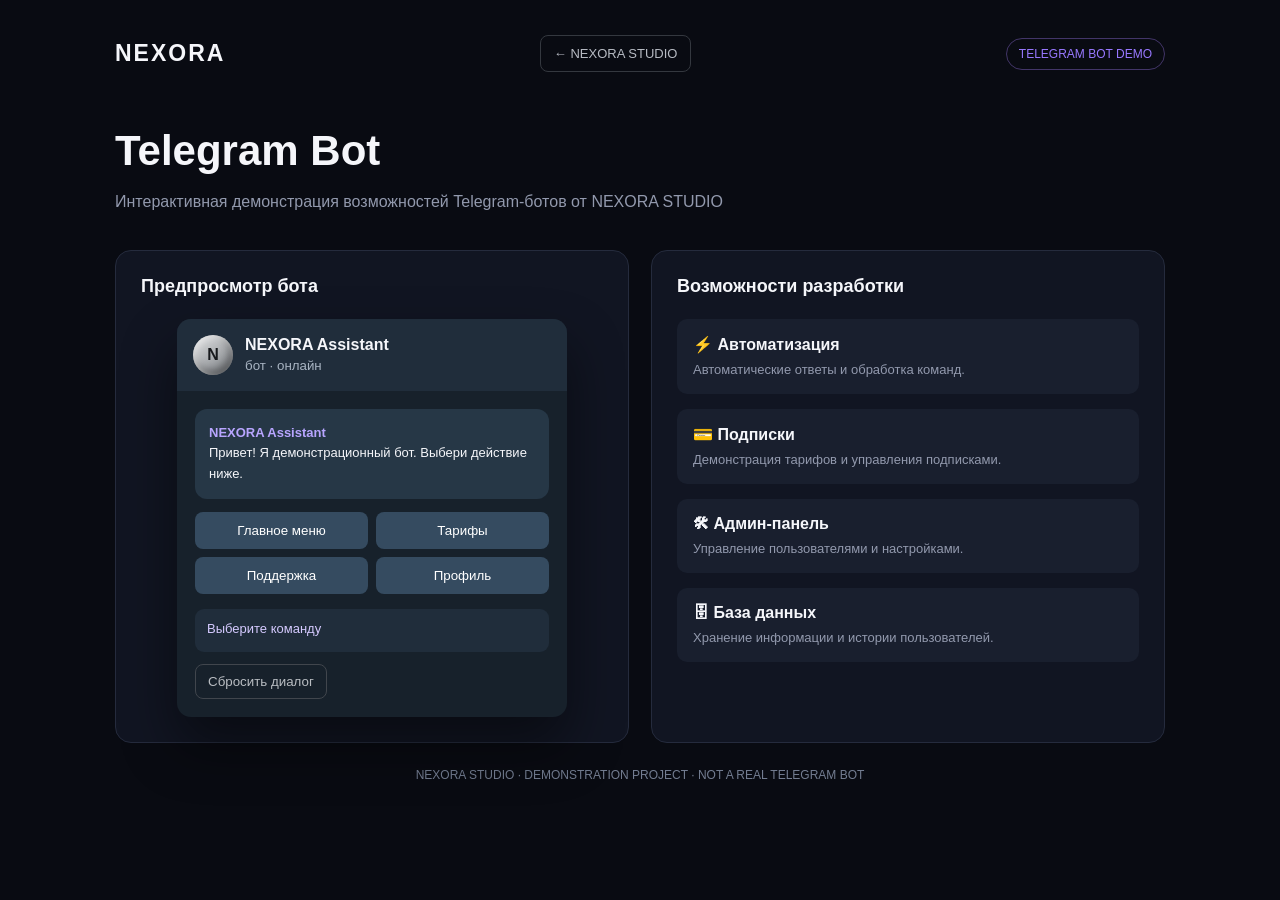
<file: projects/tg bot/index.html>
<!DOCTYPE html>
<html lang="ru">
<head>
<meta charset="UTF-8">
<meta name="viewport" content="width=device-width, initial-scale=1.0">
<title>NEXORA — Telegram Bot</title>
<style>
*{box-sizing:border-box;margin:0;padding:0}
body{background:#090b12;color:#f5f6fa;font-family:Arial,sans-serif;min-height:100vh;padding:35px 20px}
.container{max-width:1050px;margin:auto}
header{display:flex;justify-content:space-between;align-items:center;margin-bottom:55px}
.logo{font-size:23px;font-weight:800;letter-spacing:2px}
.logo span{color:#9878ff}
.tag{color:#9878ff;font-size:12px;border:1px solid #423568;padding:8px 12px;border-radius:20px}
.hero{margin-bottom:35px}
h1{font-size:42px;margin-bottom:14px}
p{color:#9299ad;line-height:1.6}
.content{display:grid;grid-template-columns:1fr 1fr;gap:22px}
.panel{background:#111522;border:1px solid #252b3d;border-radius:16px;padding:25px}
h2{font-size:18px;margin-bottom:22px}
.phone{background:#17212b;border-radius:14px;overflow:hidden;max-width:390px;margin:auto}
.phone-head{background:#202d3b;padding:16px;display:flex;gap:12px;align-items:center}
.avatar{width:40px;height:40px;border-radius:50%;background:#8065df;display:grid;place-items:center;font-weight:bold}
.phone-head small{display:block;color:#a8b4c2;margin-top:4px}
.chat{padding:18px;min-height:310px}
.message{background:#263746;padding:14px;border-radius:12px;margin-bottom:12px;font-size:13px;line-height:1.6}
.message strong{color:#b8a5ff}
.buttons{display:grid;grid-template-columns:1fr 1fr;gap:8px;margin-top:13px}
.buttons button{border:0;border-radius:8px;padding:11px;background:#354b60;color:white;cursor:pointer}
.buttons button:hover{background:#526b87}
.result{margin-top:15px;padding:12px;background:#202d3b;border-radius:9px;color:#d5caff;font-size:13px;min-height:43px}
.features{display:grid;gap:15px}
.feature{padding:16px;background:#191f2e;border-radius:10px}
.feature strong{display:block;margin-bottom:6px}
.feature span{color:#9299ad;font-size:13px}
.note{margin-top:25px;text-align:center;font-size:12px;color:#737d91}
.back{color:#b7bbc3;text-decoration:none;font-size:13px;border:1px solid #34383f;border-radius:8px;padding:10px 13px;transition:.2s}.back:hover{background:#24272c;transform:translateY(-2px)}
.panel{transition:transform .3s ease,border-color .3s ease,box-shadow .3s ease;transform-style:preserve-3d}.panel:hover{border-color:#51565e;box-shadow:0 24px 55px #0008}
.phone{perspective:none;transform:none!important;transform-style:flat;box-shadow:0 28px 55px #0007;clip-path:none;transition:transform .35s cubic-bezier(.2,.7,.2,1)}.phone:hover{transform:translateY(-4px)!important}
.avatar{background:linear-gradient(145deg,#e4e5e6,#777b80);color:#17191c;box-shadow:inset 2px 2px 6px #fff8,inset -3px -4px 8px #0006}
.message{animation:messageIn .32s both}.buttons button{transition:transform .2s ease,background .2s ease,box-shadow .2s ease}.buttons button:hover{transform:translateY(-2px) rotateX(3deg);box-shadow:0 8px 18px #0005}.buttons button:active{transform:scale(.97)}
.result{transition:opacity .2s,transform .2s}.result.updated{animation:messageIn .28s both}
.reset{margin-top:12px;border:1px solid #41464d;border-radius:8px;padding:9px 12px;background:transparent;color:#b9bdc2;cursor:pointer}.reset:hover{background:#282b30}
@keyframes messageIn{from{opacity:0;transform:translateY(8px) scale(.98)}to{opacity:1;transform:translateY(0) scale(1)}}
@media(prefers-reduced-motion:reduce){*,*::before,*::after{animation-duration:.01ms!important;transition-duration:.01ms!important}}
@media(max-width:750px){.content{grid-template-columns:1fr}h1{font-size:32px}header{margin-bottom:40px;flex-wrap:wrap;gap:10px}.back{order:3;width:100%;text-align:center}}
</style>
</head>
<body>
<div class="container">
<header>
<div class="logo">NEXORA</div>
<a class="back" href="/">← NEXORA STUDIO</a>
<div class="tag">TELEGRAM BOT DEMO</div>
</header>

<section class="hero">
<h1>Telegram Bot</h1>
<p>Интерактивная демонстрация возможностей Telegram-ботов от NEXORA STUDIO</p>
</section>

<div class="content">
<section class="panel">
<h2>Предпросмотр бота</h2>
<div class="phone">
<div class="phone-head">
<div class="avatar">N</div>
<div><strong>NEXORA Assistant</strong><small>бот · онлайн</small></div>
</div>
<div class="chat">
<div class="message">
<strong>NEXORA Assistant</strong><br>
Привет! Я демонстрационный бот. Выбери действие ниже.
</div>
<div class="buttons">
<button onclick="show('Главное меню открыто')">Главное меню</button>
<button onclick="show('Доступны тарифы: Basic, Pro и Premium')">Тарифы</button>
<button onclick="show('Техническая поддержка: support@example.com')">Поддержка</button>
<button onclick="show('Демонстрационный профиль пользователя')">Профиль</button>
</div>
<div class="result" id="result">Выберите команду</div>
<button class="reset" type="button" onclick="resetDemo()">Сбросить диалог</button>
</div>
</div>
</section>

<section class="panel">
<h2>Возможности разработки</h2>
<div class="features">
<div class="feature"><strong>⚡ Автоматизация</strong><span>Автоматические ответы и обработка команд.</span></div>
<div class="feature"><strong>💳 Подписки</strong><span>Демонстрация тарифов и управления подписками.</span></div>
<div class="feature"><strong>🛠 Админ-панель</strong><span>Управление пользователями и настройками.</span></div>
<div class="feature"><strong>🗄 База данных</strong><span>Хранение информации и истории пользователей.</span></div>
</div>
</section>
</div>

<div class="note">NEXORA STUDIO · DEMONSTRATION PROJECT · NOT A REAL TELEGRAM BOT</div>
</div>

<script>
function show(message){
const result=document.getElementById("result");
result.textContent=message;
result.classList.remove("updated");
requestAnimationFrame(()=>result.classList.add("updated"));
}
function resetDemo(){
show("Диалог сброшен. Выберите действие");
}
</script>
</body>
</html>
</file>
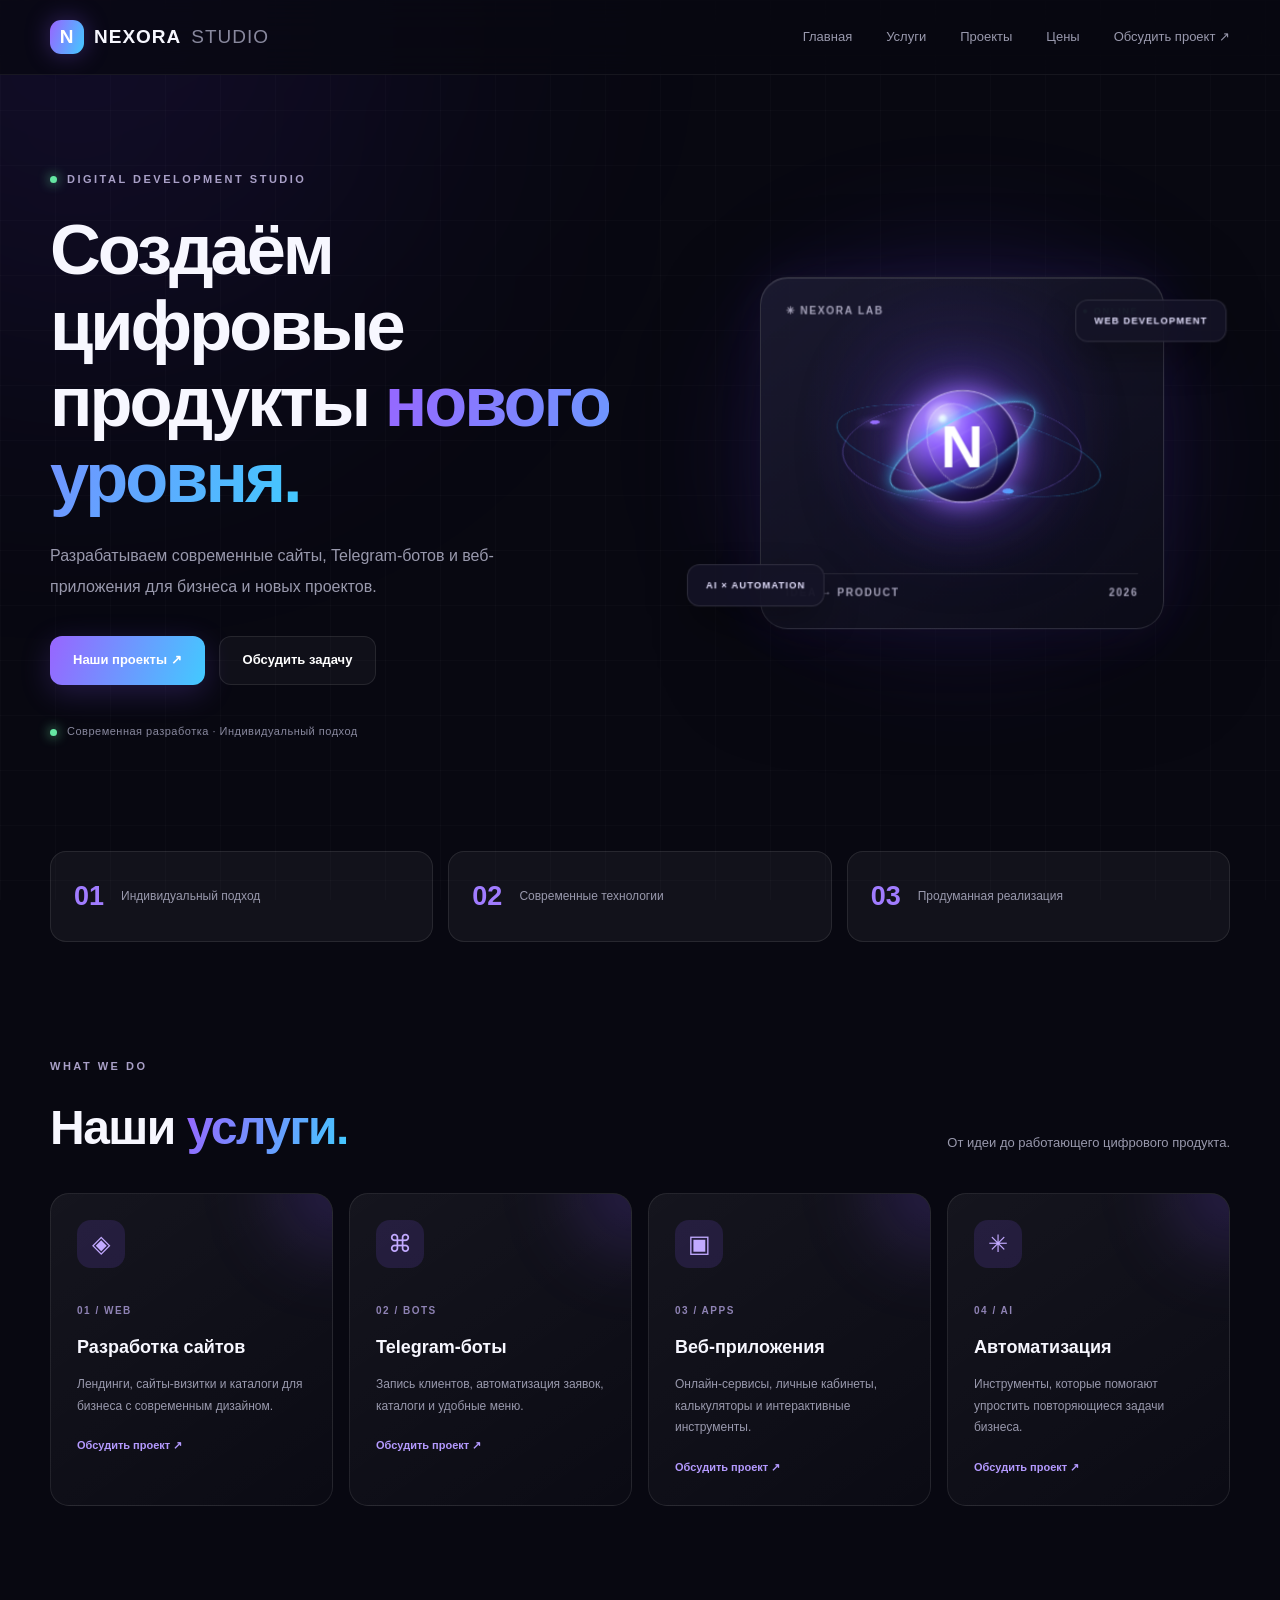
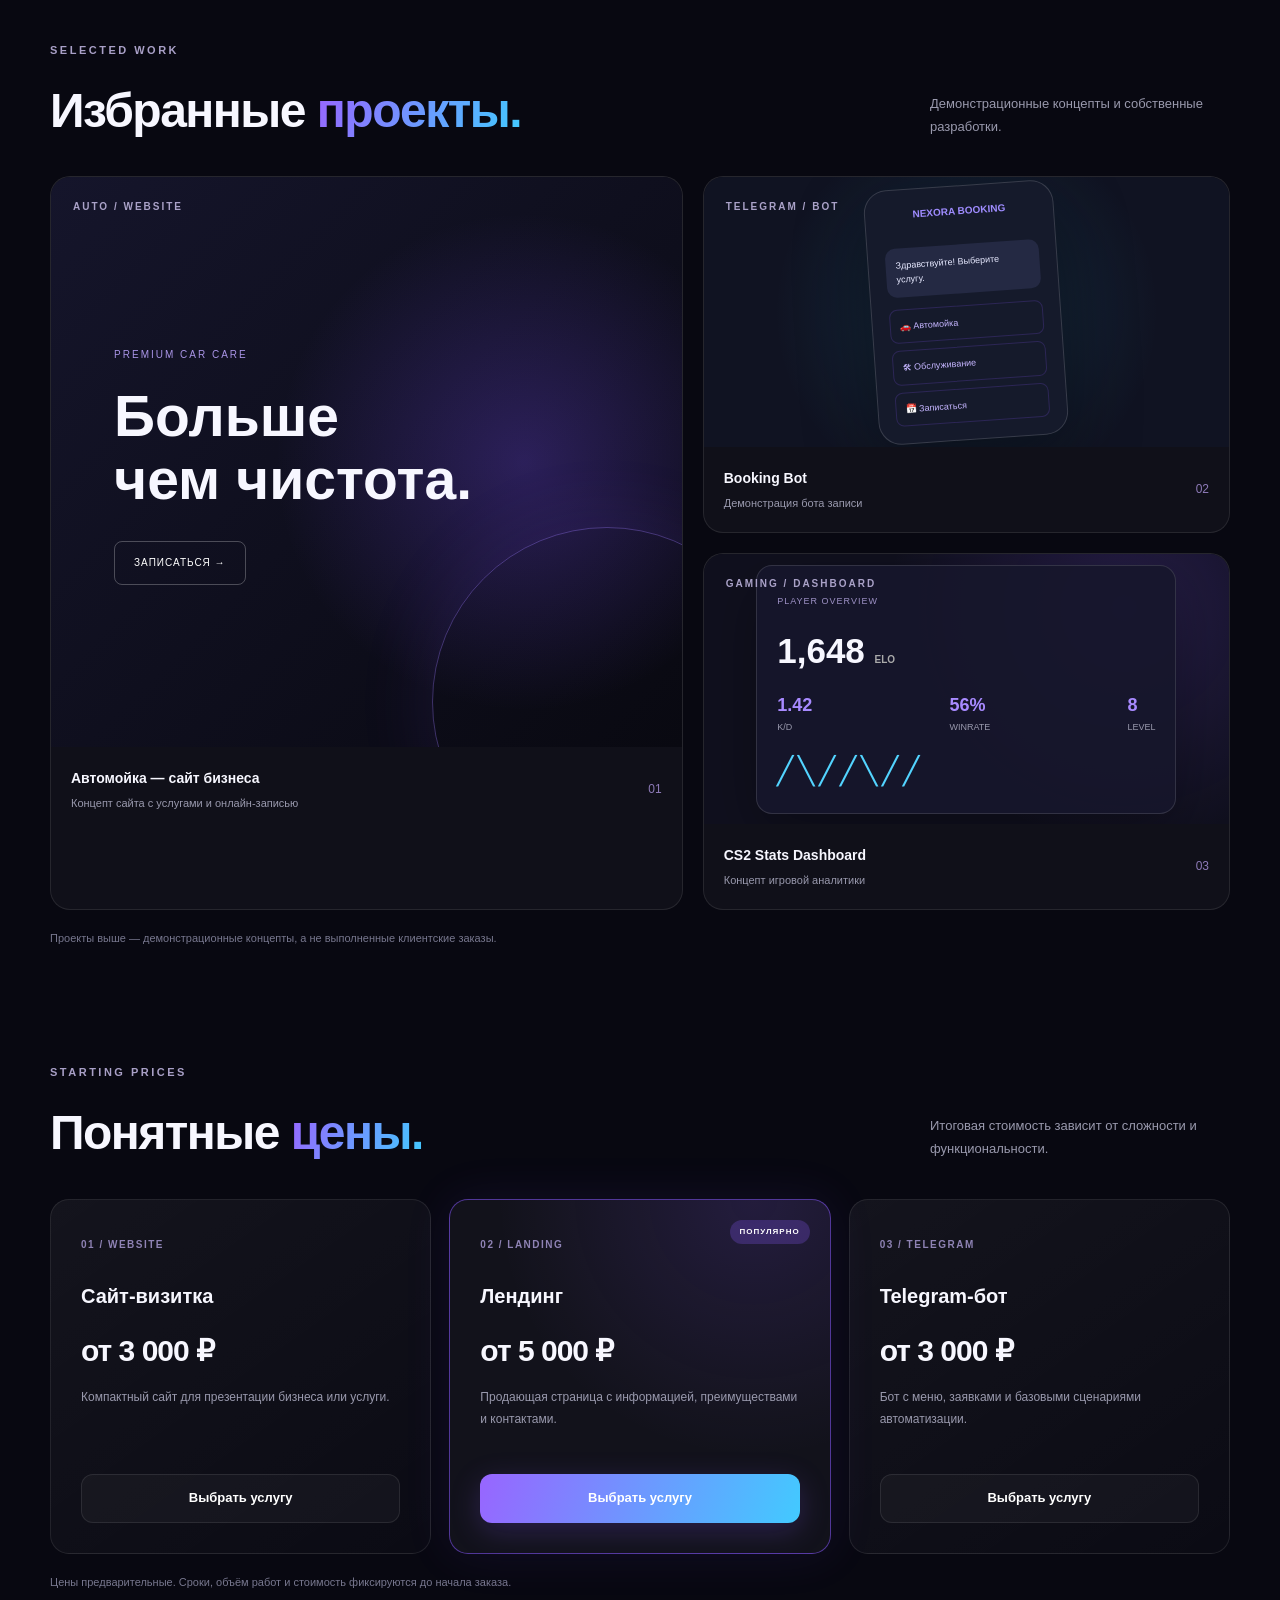
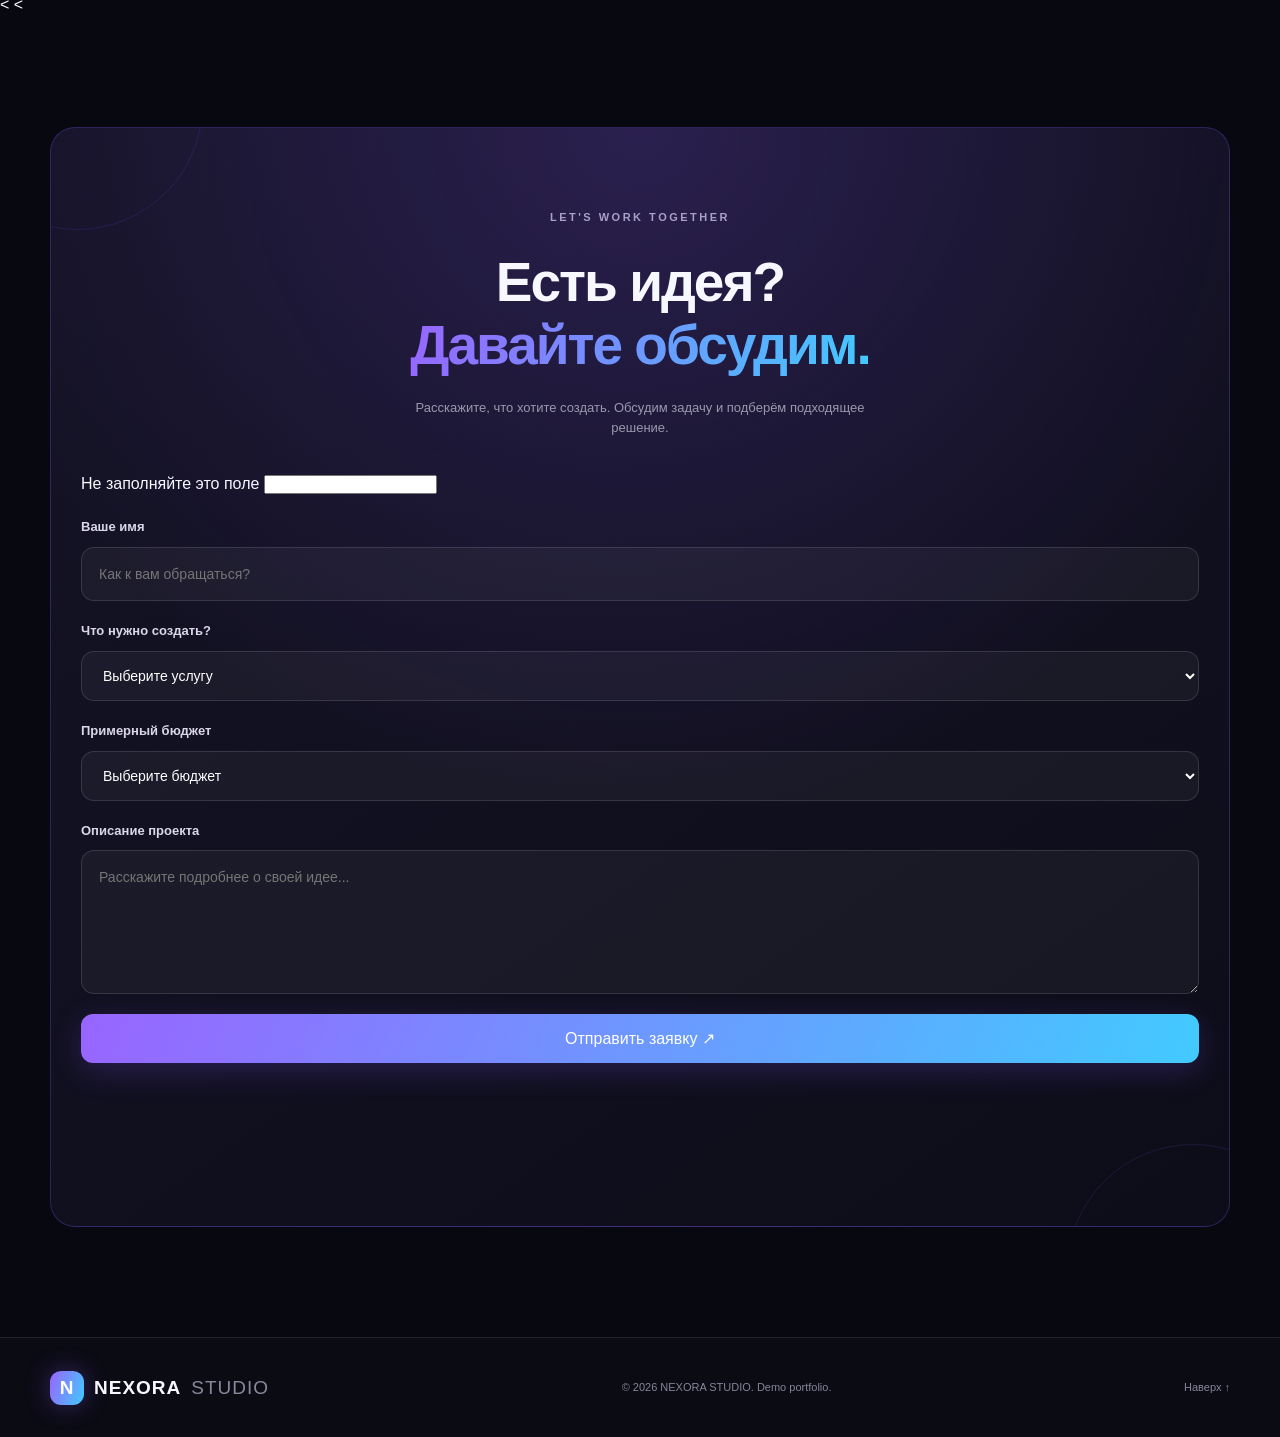
<file: index_backup.html>
<!DOCTYPE html>
<html lang="ru">
<head>
  <meta charset="UTF-8">
  <meta name="viewport" content="width=device-width, initial-scale=1.0">
  <meta name="description" content="NEXORA STUDIO — разработка сайтов, Telegram-ботов и веб-приложений.">
  <title>NEXORA STUDIO — Digital Development</title>
  <link rel="preconnect" href="https://fonts.googleapis.com">
  <link rel="preconnect" href="https://fonts.gstatic.com" crossorigin>
  <link href="https://fonts.googleapis.com/css2?family=DM+Sans:wght@400;500;600;700;800&family=Space+Grotesk:wght@400;500;600;700&display=swap" rel="stylesheet">
  <link rel="stylesheet" href="style.css">
</head>
<body>
  <div class="glow glow-one"></div>
  <div class="glow glow-two"></div>

  <header class="header">
    <a class="logo" href="#home">
      <span class="logo-icon">N</span>
      NEXORA<span class="logo-light">STUDIO</span>
    </a>

    <button class="menu-toggle" id="menuToggle" aria-label="Открыть меню">☰</button>

    <nav class="nav" id="nav">
      <a href="#home">Главная</a>
      <a href="#services">Услуги</a>
      <a href="#projects">Проекты</a>
      <a href="#prices">Цены</a>
      <a href="#contact" class="nav-button">Обсудить проект ↗</a>
    </nav>
  </header>

  <main>
    <section class="hero section" id="home">
      <div class="hero-content">
        <div class="eyebrow"><span class="status-dot"></span> DIGITAL DEVELOPMENT STUDIO</div>

        <h1>Создаём цифровые<br>продукты <span>нового уровня.</span></h1>

        <p class="hero-description">
          Разрабатываем современные сайты, Telegram-ботов
          и веб-приложения для бизнеса и новых проектов.
        </p>

        <div class="hero-actions">
          <a href="#projects" class="button primary">Наши проекты ↗</a>
          <a href="#contact" class="button secondary">Обсудить задачу</a>
        </div>

        <div class="hero-note">
          <span class="status-dot"></span>
          Современная разработка · Индивидуальный подход
        </div>
      </div>

      <div class="hero-visual">
        <div class="visual-card">
          <div class="visual-top">
            <span>✳ NEXORA LAB</span>
            <span class="live">● ONLINE</span>
          </div>
          <div class="visual-center">
            <div class="orbit orbit-one"></div>
            <div class="orbit orbit-two"></div>
            <div class="core">N</div>
          </div>
          <div class="visual-bottom">
            <span>IDEA → PRODUCT</span>
            <span>2026</span>
          </div>
        </div>
        <div class="floating-tag tag-one">WEB DEVELOPMENT</div>
        <div class="floating-tag tag-two">AI × AUTOMATION</div>
      </div>
    </section>

    <section class="stats section">
      <div><strong>01</strong><span>Индивидуальный подход</span></div>
      <div><strong>02</strong><span>Современные технологии</span></div>
      <div><strong>03</strong><span>Продуманная реализация</span></div>
    </section>

    <section class="section" id="services">
      <div class="section-heading">
        <div>
          <div class="eyebrow">WHAT WE DO</div>
          <h2>Наши <span>услуги.</span></h2>
        </div>
        <p>От идеи до работающего цифрового продукта.</p>
      </div>

      <div class="service-grid">
        <article class="service-card">
          <div class="service-icon">◈</div>
          <span class="service-number">01 / WEB</span>
          <h3>Разработка сайтов</h3>
          <p>Лендинги, сайты-визитки и каталоги для бизнеса с современным дизайном.</p>
          <a href="#contact">Обсудить проект ↗</a>
        </article>

        <article class="service-card">
          <div class="service-icon">⌘</div>
          <span class="service-number">02 / BOTS</span>
          <h3>Telegram-боты</h3>
          <p>Запись клиентов, автоматизация заявок, каталоги и удобные меню.</p>
          <a href="#contact">Обсудить проект ↗</a>
        </article>

        <article class="service-card">
          <div class="service-icon">▣</div>
          <span class="service-number">03 / APPS</span>
          <h3>Веб-приложения</h3>
          <p>Онлайн-сервисы, личные кабинеты, калькуляторы и интерактивные инструменты.</p>
          <a href="#contact">Обсудить проект ↗</a>
        </article>

        <article class="service-card">
          <div class="service-icon">✳</div>
          <span class="service-number">04 / AI</span>
          <h3>Автоматизация</h3>
          <p>Инструменты, которые помогают упростить повторяющиеся задачи бизнеса.</p>
          <a href="#contact">Обсудить проект ↗</a>
        </article>
      </div>
    </section>

    <section class="section projects-section" id="projects">
      <div class="section-heading">
        <div>
          <div class="eyebrow">SELECTED WORK</div>
          <h2>Избранные <span>проекты.</span></h2>
        </div>
        <p>Демонстрационные концепты и собственные разработки.</p>
      </div>

      <div class="project-grid">
        <article class="project-card project-large">
          <div class="project-preview car-preview">
            <div class="preview-label">AUTO / WEBSITE</div>
            <div class="car-content">
              <span>PREMIUM CAR CARE</span>
              <h3>Больше<br>чем чистота.</h3>
              <div class="preview-button">ЗАПИСАТЬСЯ →</div>
            </div>
            <div class="car-circle"></div>
          </div>
          <div class="project-info">
            <div><h3>Автомойка — сайт бизнеса</h3><p>Концепт сайта с услугами и онлайн-записью</p></div>
            <span>01</span>
          </div>
        </article>

        <article class="project-card">
          <div class="project-preview bot-preview">
            <div class="preview-label">TELEGRAM / BOT</div>
            <div class="phone">
              <div class="phone-top">NEXORA BOOKING</div>
              <div class="chat-bubble">Здравствуйте! Выберите услугу.</div>
              <div class="chat-option">🚗 Автомойка</div>
              <div class="chat-option">🛠 Обслуживание</div>
              <div class="chat-option">📅 Записаться</div>
            </div>
          </div>
          <div class="project-info">
            <div><h3>Booking Bot</h3><p>Демонстрация бота записи</p></div>
            <span>02</span>
          </div>
        </article>

        <article class="project-card">
          <div class="project-preview stats-preview">
            <div class="preview-label">GAMING / DASHBOARD</div>
            <div class="dashboard">
              <span>PLAYER OVERVIEW</span>
              <strong>1,648 <small>ELO</small></strong>
              <div class="dashboard-stats">
                <div><b>1.42</b><small>K/D</small></div>
                <div><b>56%</b><small>WINRATE</small></div>
                <div><b>8</b><small>LEVEL</small></div>
              </div>
              <div class="chart-line">╱╲╱╱╲╱╱</div>
            </div>
          </div>
          <div class="project-info">
            <div><h3>CS2 Stats Dashboard</h3><p>Концепт игровой аналитики</p></div>
            <span>03</span>
          </div>
        </article>
      </div>
      <p class="portfolio-disclaimer">Проекты выше — демонстрационные концепты, а не выполненные клиентские заказы.</p>
    </section>

    <section class="section" id="prices">
      <div class="section-heading">
        <div>
          <div class="eyebrow">STARTING PRICES</div>
          <h2>Понятные <span>цены.</span></h2>
        </div>
        <p>Итоговая стоимость зависит от сложности и функциональности.</p>
      </div>

      <div class="price-grid">
        <article class="price-card">
          <span class="price-label">01 / WEBSITE</span>
          <h3>Сайт-визитка</h3>
          <div class="price">от 3 000 ₽</div>
          <p>Компактный сайт для презентации бизнеса или услуги.</p>
          <a href="#contact" class="button secondary">Выбрать услугу</a>
        </article>

        <article class="price-card featured">
          <span class="price-label">02 / LANDING</span>
          <div class="popular">ПОПУЛЯРНО</div>
          <h3>Лендинг</h3>
          <div class="price">от 5 000 ₽</div>
          <p>Продающая страница с информацией, преимуществами и контактами.</p>
          <a href="#contact" class="button primary">Выбрать услугу</a>
        </article>

        <article class="price-card">
          <span class="price-label">03 / TELEGRAM</span>
          <h3>Telegram-бот</h3>
          <div class="price">от 3 000 ₽</div>
          <p>Бот с меню, заявками и базовыми сценариями автоматизации.</p>
          <a href="#contact" class="button secondary">Выбрать услугу</a>
        </article>
      </div>
      <p class="portfolio-disclaimer">Цены предварительные. Сроки, объём работ и стоимость фиксируются до начала заказа.</p>
    </section>

    <
<
<section class="contact-section section" id="contact">
  <div class="contact-box">
    <div class="eyebrow">LET'S WORK TOGETHER</div>

    <h2>Есть идея?<br><span>Давайте обсудим.</span></h2>

    <p>
      Расскажите, что хотите создать. Обсудим задачу
      и подберём подходящее решение.
    </p>

    <form class="contact-form" id="contactForm">
        <div class="honeypot-field" aria-hidden="true">
  <label for="website">Не заполняйте это поле</label>
  <input
    type="text"
    id="website"
    name="website"
    tabindex="-1"
    autocomplete="off"
  >
</div>

      <div class="form-group">
        <label for="clientName">Ваше имя</label>
        <input
          type="text"
          id="clientName"
          name="name"
          placeholder="Как к вам обращаться?"
          maxlength="80"
          required
        >
      </div>

      <div class="form-group">
        <label for="clientService">Что нужно создать?</label>
        <select id="clientService" name="service" required>
          <option value="">Выберите услугу</option>
          <option value="Сайт">Сайт</option>
          <option value="Telegram-бот">Telegram-бот</option>
          <option value="Веб-приложение">Веб-приложение</option>
          <option value="Автоматизация">Автоматизация</option>
          <option value="Другое">Другое</option>
        </select>
      </div>

      <div class="form-group">
        <label for="clientBudget">Примерный бюджет</label>
        <select id="clientBudget" name="budget" required>
          <option value="">Выберите бюджет</option>
          <option value="До 5 000 ₽">До 5 000 ₽</option>
          <option value="5 000–15 000 ₽">5 000–15 000 ₽</option>
          <option value="15 000–30 000 ₽">15 000–30 000 ₽</option>
          <option value="30 000–50 000 ₽">30 000–50 000 ₽</option>
          <option value="Более 50 000 ₽">Более 50 000 ₽</option>
          <option value="Пока не определился">Пока не определился</option>
        </select>
      </div>

      <div class="form-group">
        <label for="clientDescription">Описание проекта</label>
        <textarea
          id="clientDescription"
          name="description"
          placeholder="Расскажите подробнее о своей идее..."
          maxlength="1500"
          rows="5"
          required
        ></textarea>
      </div>

      <button type="submit" class="button primary" id="submitOrder">
        Отправить заявку ↗
      </button>

      <p id="formMessage" class="form-message" aria-live="polite"></p>

    </form>
  </div>
</section>

  </main>

  <footer class="footer">
    <a class="logo" href="#home"><span class="logo-icon">N</span> NEXORA<span class="logo-light">STUDIO</span></a>
    <span>© 2026 NEXORA STUDIO. Demo portfolio.</span>
    <a href="#home">Наверх ↑</a>
  </footer>

  <script src="script.js"></script>
</body>
</html>
</file>
<file: style.css>
/* ==========================================
   NEXORA STUDIO — COMPLETE STYLE
   Premium Digital Agency Design
========================================== */

:root {
  --bg: #080811;
  --bg-secondary: #0d0d19;
  --card: rgba(255, 255, 255, 0.045);
  --border: rgba(255, 255, 255, 0.09);
  --text: #f7f7ff;
  --muted: #9999ad;
  --purple: #8657ff;
  --blue: #35c9ff;
  --gradient: linear-gradient(110deg, #9865ff, #42caff);
  --container: 1180px;
}

/* RESET */

* {
  margin: 0;
  padding: 0;
  box-sizing: border-box;
}

html {
  scroll-behavior: smooth;
  scroll-padding-top: 100px;
}

body {
  min-width: 320px;
  overflow-x: hidden;
  background: var(--bg);
  color: var(--text);
  font-family: Inter, Arial, sans-serif;
  line-height: 1.6;
  position: relative;
}

body::before {
  content: "";
  position: fixed;
  inset: 0;
  z-index: -2;
  pointer-events: none;
  background-image:
    linear-gradient(rgba(255,255,255,.018) 1px, transparent 1px),
    linear-gradient(90deg, rgba(255,255,255,.018) 1px, transparent 1px);
  background-size: 55px 55px;
}

body::after {
  content: "";
  position: fixed;
  width: 650px;
  height: 650px;
  top: -300px;
  left: -250px;
  z-index: -1;
  pointer-events: none;
  background: rgba(106, 65, 255, .10);
  filter: blur(140px);
  border-radius: 50%;
}

a {
  color: inherit;
  text-decoration: none;
}

button {
  font: inherit;
}

img {
  max-width: 100%;
  display: block;
}

::selection {
  background: rgba(134, 87, 255, .45);
  color: white;
}

.section {
  width: min(var(--container), calc(100% - 48px));
  margin-inline: auto;
  padding-top: 110px;
}

/* HEADER */

.header {
  width: 100%;
  position: sticky;
  top: 0;
  z-index: 1000;
  display: flex;
  align-items: center;
  justify-content: space-between;
  padding: 20px max(24px, calc((100% - var(--container)) / 2));
  background: rgba(8, 8, 17, .78);
  border-bottom: 1px solid rgba(255,255,255,.06);
  backdrop-filter: blur(22px);
  -webkit-backdrop-filter: blur(22px);
}

.logo {
  display: inline-flex;
  align-items: center;
  gap: 10px;
  font-size: 19px;
  font-weight: 900;
  letter-spacing: 1px;
  white-space: nowrap;
}

.logo-icon {
  width: 34px;
  height: 34px;
  display: grid;
  place-items: center;
  border-radius: 11px;
  color: white;
  background: var(--gradient);
  box-shadow: 0 0 25px rgba(134,87,255,.35);
}

.logo-light {
  color: #88889d;
  font-weight: 500;
}

.nav {
  display: flex;
  align-items: center;
  gap: 34px;
}

.nav a {
  position: relative;
  color: var(--muted);
  font-size: 13px;
  transition: color .25s ease;
}

.nav a::after {
  content: "";
  position: absolute;
  left: 0;
  bottom: -7px;
  width: 0;
  height: 2px;
  border-radius: 5px;
  background: var(--gradient);
  transition: width .25s ease;
}

.nav a:hover {
  color: white;
}

.nav a:hover::after {
  width: 100%;
}

.menu-toggle {
  display: none;
  width: 42px;
  height: 42px;
  border: 1px solid var(--border);
  border-radius: 12px;
  background: var(--card);
  color: white;
  cursor: pointer;
}

/* HERO */

.hero {
  min-height: 650px;
  display: grid;
  grid-template-columns: 1.05fr .95fr;
  align-items: center;
  gap: 50px;
  padding-top: 90px;
  padding-bottom: 80px;
}

.hero-content {
  animation: heroEnter .9s ease both;
}

.eyebrow {
  display: inline-flex;
  align-items: center;
  gap: 10px;
  color: #a9a0c7;
  font-size: 11px;
  font-weight: 700;
  letter-spacing: 2.5px;
  margin-bottom: 24px;
}

.status-dot {
  display: inline-block;
  width: 7px;
  height: 7px;
  border-radius: 50%;
  background: #65e6a2;
  box-shadow: 0 0 12px #65e6a2;
  animation: dotPulse 1.8s infinite;
}

.hero h1 {
  max-width: 680px;
  font-size: clamp(42px, 5.5vw, 72px);
  line-height: 1.08;
  letter-spacing: -3px;
  font-weight: 850;
}

.hero h1 span,
.section-heading h2 span,
.contact-box h2 span {
  color: transparent;
  background: var(--gradient);
  background-clip: text;
  -webkit-background-clip: text;
}

.hero-description {
  max-width: 490px;
  margin-top: 25px;
  color: var(--muted);
  font-size: 16px;
  line-height: 1.9;
}

.hero-actions {
  display: flex;
  flex-wrap: wrap;
  gap: 14px;
  margin-top: 34px;
}

.button {
  min-height: 49px;
  display: inline-flex;
  align-items: center;
  justify-content: center;
  padding: 0 23px;
  border-radius: 12px;
  font-size: 13px;
  font-weight: 750;
  transition:
    transform .25s ease,
    box-shadow .25s ease,
    border-color .25s ease;
}

.button:hover {
  transform: translateY(-4px);
}

.button.primary {
  color: white;
  background: var(--gradient);
  box-shadow: 0 8px 30px rgba(134,87,255,.22);
}

.button.primary:hover {
  box-shadow: 0 12px 40px rgba(134,87,255,.4);
}

.button.secondary {
  color: white;
  border: 1px solid var(--border);
  background: rgba(255,255,255,.035);
}

.button.secondary:hover {
  border-color: rgba(134,87,255,.7);
  box-shadow: 0 0 25px rgba(134,87,255,.12);
}

.hero-note {
  display: flex;
  align-items: center;
  gap: 10px;
  margin-top: 38px;
  color: #88889e;
  font-size: 11px;
  letter-spacing: .5px;
}

/* 3D HERO VISUAL */

.hero-visual {
  position: relative;
  width: 100%;
  max-width: 480px;
  min-height: 420px;
  margin-inline: auto;
  display: grid;
  place-items: center;
  perspective: 1100px;
  transform-style: preserve-3d;
  transform:
    rotateX(var(--nexora-rotate-x, 0deg))
    rotateY(var(--nexora-rotate-y, 0deg));
  transition: transform .18s ease-out;
  will-change: transform;
  animation: visualEnter 1.1s ease both;
}

.visual-card {
  position: relative;
  z-index: 2;
  width: min(100%, 390px);
  min-height: 340px;
  padding: 24px;
  border: 1px solid rgba(255,255,255,.13);
  border-radius: 27px;
  background:
    radial-gradient(circle at 50% 40%, rgba(125,83,255,.13), transparent 55%),
    linear-gradient(145deg, rgba(28,27,49,.94), rgba(12,12,25,.96));
  box-shadow:
    0 30px 100px rgba(0,0,0,.4),
    0 0 55px rgba(108,74,255,.12),
    inset 0 1px rgba(255,255,255,.1);
  transform: translateZ(35px);
  transform-style: preserve-3d;
  animation: cardFloat 6s ease-in-out infinite;
}

.visual-top,
.visual-bottom {
  display: flex;
  justify-content: space-between;
  align-items: center;
  color: #a8a5bc;
  font-size: 10px;
  font-weight: 750;
  letter-spacing: 1.5px;
}

.live {
  color: #64e4a0;
  font-size: 9px;
}

.visual-center {
  height: 245px;
  position: relative;
  display: grid;
  place-items: center;
}

.core {
  position: relative;
  z-index: 4;
  width: 105px;
  height: 105px;
  display: grid;
  place-items: center;
  border: 1px solid rgba(255,255,255,.35);
  border-radius: 30px;
  background: linear-gradient(145deg, #9a6aff, #4932a8);
  box-shadow:
    0 0 45px rgba(134,87,255,.55),
    inset 0 1px rgba(255,255,255,.5);
  color: white;
  font-size: 55px;
  font-weight: 900;
  animation: coreFloat 4s ease-in-out infinite;
}

.orbit {
  position: absolute;
  border: 1px solid rgba(153,123,255,.38);
  border-radius: 50%;
  pointer-events: none;
}

.orbit-one {
  width: 230px;
  height: 230px;
  transform: rotateX(65deg) rotateZ(-20deg);
  animation: orbitRotate 12s linear infinite;
}

.orbit-two {
  width: 290px;
  height: 155px;
  transform: rotateX(65deg) rotateZ(35deg);
  border-color: rgba(56,201,255,.35);
  animation: orbitRotateReverse 15s linear infinite;
}

.orbit-one::before,
.orbit-two::before {
  content: "";
  position: absolute;
  width: 10px;
  height: 10px;
  border-radius: 50%;
  background: #9a72ff;
  box-shadow: 0 0 20px #9a72ff;
}

.orbit-one::before {
  top: 10%;
  left: 20%;
}

.orbit-two::before {
  bottom: 12%;
  right: 18%;
  background: #38c9ff;
  box-shadow: 0 0 20px #38c9ff;
}

.visual-bottom {
  padding-top: 10px;
  border-top: 1px solid rgba(255,255,255,.09);
}

.floating-tag {
  position: absolute;
  z-index: 5;
  padding: 12px 17px;
  border: 1px solid rgba(255,255,255,.12);
  border-radius: 12px;
  background: rgba(20,19,38,.9);
  backdrop-filter: blur(15px);
  color: #e5e1ff;
  font-size: 9px;
  font-weight: 800;
  letter-spacing: 1px;
  box-shadow: 0 15px 35px rgba(0,0,0,.3);
  transform: translateZ(65px);
}

.tag-one {
  top: 65px;
  right: -10px;
  animation: tagFloat 5s ease-in-out infinite;
}

.tag-two {
  bottom: 65px;
  left: -20px;
  animation: tagFloat 6s ease-in-out infinite reverse;
}

.hero-visual::after {
  content: "";
  position: absolute;
  inset: 10%;
  z-index: -1;
  border-radius: 50%;
  background: rgba(111,76,255,.22);
  filter: blur(75px);
  animation: nexoraGlow 4s ease-in-out infinite alternate;
}

/* STATS */

.stats {
  display: grid;
  grid-template-columns: repeat(3, 1fr);
  gap: 15px;
  padding-top: 30px;
}

.stats div {
  display: flex;
  align-items: center;
  gap: 17px;
  padding: 23px;
  border: 1px solid var(--border);
  border-radius: 16px;
  background: var(--card);
}

.stats strong {
  font-size: 27px;
  color: #a17cff;
}

.stats span {
  color: var(--muted);
  font-size: 12px;
}

/* SECTION HEADINGS */

.section-heading {
  display: flex;
  align-items: end;
  justify-content: space-between;
  gap: 30px;
  margin-bottom: 38px;
}

.section-heading h2 {
  font-size: clamp(32px, 4vw, 48px);
  line-height: 1.15;
  letter-spacing: -1.5px;
}

.section-heading p {
  max-width: 300px;
  color: var(--muted);
  font-size: 13px;
  line-height: 1.8;
}

/* SERVICES */

.service-grid {
  display: grid;
  grid-template-columns: repeat(4, 1fr);
  gap: 16px;
}

.service-card {
  position: relative;
  overflow: hidden;
  min-height: 280px;
  padding: 26px;
  border: 1px solid var(--border);
  border-radius: 19px;
  background:
    linear-gradient(145deg, rgba(255,255,255,.055), rgba(255,255,255,.015));
  transition: .35s ease;
}

.service-card::before {
  content: "";
  position: absolute;
  width: 130px;
  height: 130px;
  right: -70px;
  top: -70px;
  border-radius: 50%;
  background: rgba(134,87,255,.18);
  filter: blur(35px);
  transition: .4s ease;
}

.service-card:hover {
  transform: translateY(-8px);
  border-color: rgba(134,87,255,.5);
  box-shadow: 0 20px 50px rgba(0,0,0,.25);
}

.service-card:hover::before {
  transform: scale(1.7);
}

.service-icon {
  width: 48px;
  height: 48px;
  display: grid;
  place-items: center;
  margin-bottom: 28px;
  border-radius: 14px;
  color: #c2aaff;
  background: rgba(134,87,255,.15);
  font-size: 24px;
}

.service-number,
.price-label {
  color: #8f83b5;
  font-size: 10px;
  letter-spacing: 1.5px;
  font-weight: 800;
}

.service-card h3 {
  margin-top: 12px;
  font-size: 18px;
}

.service-card p {
  margin-top: 12px;
  color: var(--muted);
  font-size: 12px;
  line-height: 1.8;
}

.service-card a {
  display: inline-block;
  margin-top: 20px;
  color: #b49aff;
  font-size: 11px;
  font-weight: 750;
}

/* PROJECTS */

.projects-section {
  padding-top: 130px;
}

.project-grid {
  display: grid;
  grid-template-columns: 1.2fr 1fr;
  gap: 20px;
}

.project-card {
  overflow: hidden;
  border: 1px solid var(--border);
  border-radius: 20px;
  background: rgba(255,255,255,.035);
  transition: .35s ease;
}

.project-card:hover {
  transform: translateY(-7px);
  border-color: rgba(134,87,255,.5);
  box-shadow: 0 20px 55px rgba(0,0,0,.25);
}

.project-large {
  grid-row: span 2;
}

.project-preview {
  position: relative;
  min-height: 270px;
  overflow: hidden;
  display: grid;
  place-items: center;
  background: #111124;
}

.project-large .project-preview {
  min-height: 570px;
}

.preview-label {
  position: absolute;
  top: 22px;
  left: 22px;
  z-index: 4;
  color: #aaa2c8;
  font-size: 10px;
  font-weight: 800;
  letter-spacing: 2px;
}

.car-preview {
  background:
    radial-gradient(circle at 75% 50%, rgba(123,79,255,.28), transparent 45%),
    linear-gradient(135deg, #15152b, #090911);
}

.car-content {
  position: relative;
  z-index: 2;
  width: 80%;
}

.car-content > span {
  color: #a994e6;
  font-size: 10px;
  letter-spacing: 2px;
}

.car-content h3 {
  margin-top: 20px;
  font-size: clamp(36px, 5vw, 57px);
  line-height: 1.1;
}

.preview-button {
  display: inline-block;
  margin-top: 30px;
  padding: 13px 19px;
  border: 1px solid rgba(255,255,255,.25);
  border-radius: 8px;
  color: white;
  font-size: 10px;
  letter-spacing: 1px;
}

.car-circle {
  position: absolute;
  width: 350px;
  height: 350px;
  right: -100px;
  bottom: -130px;
  border: 1px solid rgba(155,120,255,.35);
  border-radius: 50%;
  box-shadow: 0 0 80px rgba(130,80,255,.12);
}

.bot-preview {
  background:
    radial-gradient(circle at center, rgba(53,201,255,.14), transparent 65%),
    #101322;
}

.phone {
  width: 190px;
  padding: 17px;
  border: 1px solid rgba(255,255,255,.15);
  border-radius: 23px;
  background: #151a2b;
  box-shadow: 0 25px 70px rgba(0,0,0,.4);
  transform: rotate(-4deg);
}

.phone-top {
  padding-bottom: 13px;
  text-align: center;
  color: #9f8cff;
  font-size: 10px;
  font-weight: 800;
}

.chat-bubble {
  margin: 12px 0;
  padding: 10px;
  border-radius: 10px;
  background: #242943;
  color: #e7e9ff;
  font-size: 9px;
}

.chat-option {
  margin-top: 7px;
  padding: 9px;
  border: 1px solid rgba(134,87,255,.2);
  border-radius: 8px;
  color: #c5b5ff;
  font-size: 9px;
}

.stats-preview {
  background:
    radial-gradient(circle at 80% 20%, rgba(134,87,255,.18), transparent 50%),
    #10101e;
}

.dashboard {
  width: 80%;
  padding: 20px;
  border: 1px solid rgba(255,255,255,.12);
  border-radius: 16px;
  background: rgba(23,23,44,.9);
  box-shadow: 0 20px 60px rgba(0,0,0,.3);
}

.dashboard > span {
  color: #9d91c5;
  font-size: 9px;
  letter-spacing: 1px;
}

.dashboard > strong {
  display: block;
  margin: 12px 0;
  font-size: 35px;
}

.dashboard > strong small {
  color: #aaa;
  font-size: 10px;
}

.dashboard-stats {
  display: flex;
  justify-content: space-between;
  gap: 8px;
}

.dashboard-stats div {
  display: flex;
  flex-direction: column;
}

.dashboard-stats b {
  color: #a88aff;
  font-size: 18px;
}

.dashboard-stats small {
  color: var(--muted);
  font-size: 9px;
}

.chart-line {
  margin-top: 15px;
  color: #53d4ff;
  font-size: 27px;
  letter-spacing: 5px;
}

.project-info {
  display: flex;
  justify-content: space-between;
  align-items: center;
  gap: 15px;
  padding: 20px;
}

.project-info h3 {
  font-size: 14px;
}

.project-info p {
  margin-top: 5px;
  color: var(--muted);
  font-size: 11px;
}

.project-info > span {
  color: #8e7bb9;
  font-size: 12px;
}

.portfolio-disclaimer {
  margin-top: 20px;
  color: #77778e;
  font-size: 11px;
}

/* PRICES */

.price-grid {
  display: grid;
  grid-template-columns: repeat(3, 1fr);
  gap: 18px;
}

.price-card {
  position: relative;
  padding: 30px;
  border: 1px solid var(--border);
  border-radius: 19px;
  background: linear-gradient(145deg, rgba(255,255,255,.05), rgba(255,255,255,.015));
  transition: .35s ease;
}

.price-card:hover {
  transform: translateY(-7px);
  border-color: rgba(134,87,255,.5);
}

.price-card.featured {
  border-color: rgba(134,87,255,.55);
  background:
    radial-gradient(circle at 80% 0%, rgba(134,87,255,.15), transparent 55%),
    rgba(255,255,255,.045);
  box-shadow: 0 0 50px rgba(134,87,255,.09);
}

.popular {
  position: absolute;
  top: 20px;
  right: 20px;
  padding: 6px 10px;
  border-radius: 20px;
  color: white;
  background: rgba(134,87,255,.25);
  font-size: 8px;
  font-weight: 800;
  letter-spacing: 1px;
}

.price-card h3 {
  margin-top: 25px;
  font-size: 20px;
}

.price {
  margin-top: 15px;
  font-size: 30px;
  font-weight: 850;
  letter-spacing: -1px;
}

.price-card p {
  min-height: 65px;
  margin-top: 12px;
  color: var(--muted);
  font-size: 12px;
  line-height: 1.8;
}

.price-card .button {
  width: 100%;
  margin-top: 22px;
}

/* CONTACT */

.contact-section {
  padding-bottom: 110px;
}

.contact-box {
  position: relative;
  overflow: hidden;
  padding: 75px 30px;
  border: 1px solid rgba(134,87,255,.28);
  border-radius: 25px;
  text-align: center;
  background:
    radial-gradient(circle at 50% 0%, rgba(134,87,255,.2), transparent 55%),
    linear-gradient(145deg, #151326, #0d0d19);
}

.contact-box::before,
.contact-box::after {
  content: "";
  position: absolute;
  width: 250px;
  height: 250px;
  border: 1px solid rgba(134,87,255,.14);
  border-radius: 50%;
  pointer-events: none;
}

.contact-box::before {
  top: -150px;
  left: -100px;
}

.contact-box::after {
  bottom: -170px;
  right: -90px;
}

.contact-box h2 {
  position: relative;
  z-index: 1;
  font-size: clamp(35px, 5vw, 55px);
  line-height: 1.15;
  letter-spacing: -2px;
}

.contact-box p {
  max-width: 480px;
  margin: 20px auto 28px;
  color: var(--muted);
  font-size: 13px;
}

.contact-box small {
  display: block;
  margin-top: 16px;
  color: #77778e;
  font-size: 10px;
}

.contact-box .button {
  position: relative;
  z-index: 1;
}

/* FOOTER */

.footer {
  min-height: 100px;
  display: flex;
  align-items: center;
  justify-content: space-between;
  gap: 20px;
  padding: 25px max(24px, calc((100% - var(--container)) / 2));
  border-top: 1px solid var(--border);
  background: rgba(255,255,255,.015);
}

.footer > span,
.footer > a:last-child {
  color: #85859b;
  font-size: 11px;
}

.footer > a:last-child:hover {
  color: white;
}

/* SCROLL REVEAL */

.reveal {
  opacity: 0;
  transform: translateY(30px);
  transition:
    opacity .7s ease,
    transform .7s ease;
}

.reveal.visible {
  opacity: 1;
  transform: translateY(0);
}

/* LOADING SCREEN */

#nexora-loader {
  position: fixed;
  inset: 0;
  z-index: 99999;
  display: flex;
  flex-direction: column;
  align-items: center;
  justify-content: center;
  gap: 24px;
  background: #080811;
  opacity: 1;
  visibility: visible;
  transition: opacity .65s ease, visibility .65s ease;
}

#nexora-loader.loader-hidden {
  opacity: 0;
  visibility: hidden;
  pointer-events: none;
}

.loader-logo {
  font-size: 34px;
  font-weight: 900;
  letter-spacing: 5px;
  color: white;
  animation: loaderPulse 1.4s ease-in-out infinite;
}

.loader-logo span {
  color: #9b6cff;
}

.loader-line {
  width: 180px;
  height: 3px;
  overflow: hidden;
  border-radius: 10px;
  background: rgba(255,255,255,.12);
}

.loader-line::after {
  content: "";
  display: block;
  width: 45%;
  height: 100%;
  border-radius: inherit;
  background: var(--gradient);
  animation: loaderProgress 1.2s ease-in-out infinite;
}

.loader-caption {
  color: #88889e;
  font-size: 11px;
  letter-spacing: 4px;
  text-transform: uppercase;
}

/* SCROLL PROGRESS */

.scroll-progress {
  position: fixed;
  top: 0;
  left: 0;
  z-index: 9999;
  height: 3px;
  width: 0;
  pointer-events: none;
  background: var(--gradient);
}

/* CURSOR GLOW */

.cursor-glow {
  position: fixed;
  z-index: 0;
  width: 220px;
  height: 220px;
  border-radius: 50%;
  pointer-events: none;
  background: rgba(115,75,255,.07);
  filter: blur(45px);
  transform: translate(-50%, -50%);
}

/* ANIMATIONS */

@keyframes heroEnter {
  from {
    opacity: 0;
    transform: translateY(25px);
  }
  to {
    opacity: 1;
    transform: translateY(0);
  }
}

@keyframes visualEnter {
  from {
    opacity: 0;
    transform: translateY(30px) scale(.94);
  }
  to {
    opacity: 1;
    transform: translateY(0) scale(1);
  }
}

@keyframes cardFloat {
  0%, 100% { translate: 0 0; }
  50% { translate: 0 -10px; }
}

@keyframes coreFloat {
  0%, 100% { transform: translateY(0) rotate(0deg); }
  50% { transform: translateY(-9px) rotate(4deg); }
}

@keyframes orbitRotate {
  from { rotate: 0deg; }
  to { rotate: 360deg; }
}

@keyframes orbitRotateReverse {
  from { rotate: 360deg; }
  to { rotate: 0deg; }
}

@keyframes tagFloat {
  0%, 100% { translate: 0 0; }
  50% { translate: 0 -12px; }
}

@keyframes nexoraGlow {
  from {
    opacity: .4;
    scale: .9;
  }
  to {
    opacity: 1;
    scale: 1.1;
  }
}

@keyframes dotPulse {
  0%, 100% { opacity: 1; }
  50% { opacity: .4; }
}

@keyframes loaderPulse {
  0%, 100% {
    opacity: .55;
    transform: scale(.97);
  }
  50% {
    opacity: 1;
    transform: scale(1.03);
  }
}

@keyframes loaderProgress {
  0% { transform: translateX(-120%); }
  100% { transform: translateX(250%); }
}

/* RESPONSIVE — TABLETS */

@media (max-width: 1000px) {
  .service-grid {
    grid-template-columns: repeat(2, 1fr);
  }

  .hero {
    gap: 25px;
  }

  .hero h1 {
    font-size: 52px;
  }

  .hero-visual {
    max-width: 400px;
  }
}

/* RESPONSIVE — MOBILE */

@media (max-width: 768px) {
  .section {
    width: calc(100% - 36px);
    padding-top: 80px;
  }

  .header {
    padding: 15px 18px;
  }

  .menu-toggle {
    display: grid;
    place-items: center;
  }

  .nav {
    position: absolute;
    top: calc(100% + 1px);
    left: 0;
    right: 0;
    display: none;
    flex-direction: column;
    align-items: stretch;
    gap: 0;
    padding: 12px 20px 20px;
    background: rgba(10,10,20,.97);
    border-bottom: 1px solid var(--border);
    backdrop-filter: blur(20px);
  }

  .nav.active {
    display: flex;
    animation: heroEnter .25s ease both;
  }

  .nav a {
    padding: 14px 5px;
    border-bottom: 1px solid rgba(255,255,255,.05);
  }

  .nav a::after {
    display: none;
  }

  .hero {
    grid-template-columns: 1fr;
    min-height: auto;
    padding-top: 75px;
    padding-bottom: 40px;
    text-align: center;
  }

  .hero h1 {
    font-size: clamp(39px, 9vw, 58px);
    letter-spacing: -2px;
  }

  .hero-description {
    margin-inline: auto;
    font-size: 14px;
  }

  .hero-actions {
    justify-content: center;
  }

  .hero-note {
    justify-content: center;
  }

  .hero-visual {
    min-height: 370px;
    margin-top: 15px;
    transform: none !important;
  }

  .visual-card {
    width: min(100%, 350px);
    min-height: 310px;
  }

  .visual-center {
    height: 215px;
  }

  .core {
    width: 85px;
    height: 85px;
    font-size: 45px;
  }

  .orbit-one {
    width: 190px;
    height: 190px;
  }

  .orbit-two {
    width: 240px;
    height: 135px;
  }

  .floating-tag {
    font-size: 8px;
    padding: 10px 12px;
  }

  .tag-one {
    right: 0;
    top: 35px;
  }

  .tag-two {
    left: 0;
    bottom: 30px;
  }

  .stats {
    grid-template-columns: 1fr;
    padding-top: 20px;
  }

  .stats div {
    padding: 17px;
  }

  .section-heading {
    flex-direction: column;
    align-items: flex-start;
    gap: 12px;
  }

  .section-heading h2 {
    font-size: 36px;
  }

  .service-grid {
    grid-template-columns: 1fr;
  }

  .project-grid {
    grid-template-columns: 1fr;
  }

  .project-large {
    grid-row: auto;
  }

  .project-large .project-preview {
    min-height: 370px;
  }

  .price-grid {
    grid-template-columns: 1fr;
  }

  .price-card p {
    min-height: auto;
  }

  .contact-box {
    padding: 55px 20px;
  }

  .footer {
    flex-direction: column;
    text-align: center;
    padding: 30px 18px;
  }
}

/* SMALL PHONES */

@media (max-width: 420px) {
  .hero h1 {
    font-size: 37px;
  }

  .hero-actions {
    flex-direction: column;
  }

  .hero-actions .button {
    width: 100%;
  }

  .hero-visual {
    min-height: 330px;
  }

  .visual-card {
    padding: 17px;
  }

  .tag-one {
    right: -5px;
  }

  .tag-two {
    left: -5px;
  }

  .contact-box h2 {
    font-size: 36px;
  }
}

/* ACCESSIBILITY */

@media (prefers-reduced-motion: reduce) {
  *,
  *::before,
  *::after {
    scroll-behavior: auto !important;
    animation-duration: .01ms !important;
    animation-iteration-count: 1 !important;
    transition-duration: .01ms !important;
  }

  .hero-visual {
    transform: none !important;
  }
}

/* PREMIUM 3D INTERACTION */

.hero-visual {
  transform-style: preserve-3d;
  perspective: 1000px;
  will-change: transform;
  transition: transform 0.15s ease-out;
}

.hero-visual .visual-card {
  transform-style: preserve-3d;
}

.hero-visual .core {
  transform: translateZ(35px);
}

.hero-visual .floating-tag {
  transform: translateZ(55px);
}

@media (prefers-reduced-motion: reduce) {
  .hero-visual {
    transform: none !important;
  }
}

/* NEXORA 3D CORE — PREMIUM SPHERE */

.hero-visual {
  transform:
    rotateX(var(--nexora-rotate-x, 0deg))
    rotateY(var(--nexora-rotate-y, 0deg));
  transform-style: preserve-3d;
  transition: transform .16s ease-out;
}

.visual-center {
  isolation: isolate;
  perspective: 1000px;
}

.core {
  position: relative;
  overflow: visible;
  border-radius: 50%;
  background:
    radial-gradient(circle at 32% 25%, rgba(255,255,255,.98) 0 2%, rgba(210,190,255,.9) 5%, transparent 17%),
    radial-gradient(circle at 35% 30%, #c2a4ff 0%, #8d5cff 22%, #5632bd 52%, #21134f 78%, #100b2c 100%);
  border: 1px solid rgba(225,211,255,.8);
  box-shadow:
    0 0 22px rgba(155,112,255,.8),
    0 0 55px rgba(134,87,255,.65),
    0 0 105px rgba(91,63,220,.35),
    inset -15px -18px 30px rgba(5,3,25,.65),
    inset 10px 8px 22px rgba(255,255,255,.25);
  transform-style: preserve-3d;
  animation: coreFloat 4s ease-in-out infinite, spherePulse 5s ease-in-out infinite;
}

.core::before {
  content: "";
  position: absolute;
  inset: 9%;
  border-radius: 50%;
  border: 1px solid rgba(255,255,255,.42);
  background:
    repeating-linear-gradient(
      0deg,
      transparent 0 10px,
      rgba(255,255,255,.09) 11px,
      transparent 12px 20px
    );
  box-shadow: inset 0 0 24px rgba(255,255,255,.16);
  transform: rotate(-28deg) scaleX(.72);
  animation: sphereGrid 12s linear infinite;
  pointer-events: none;
}

.core::after {
  content: "";
  position: absolute;
  width: 145%;
  height: 48%;
  left: -22.5%;
  top: 25%;
  border: 1px solid rgba(105,215,255,.85);
  border-radius: 50%;
  box-shadow: 0 0 14px rgba(56,201,255,.65);
  transform: rotate(-28deg);
  animation: sphereRing 8s linear infinite;
  pointer-events: none;
}

.core-letter {
  position: relative;
  z-index: 5;
  color: rgba(255,255,255,.95);
  font-size: 48px;
  font-weight: 900;
  text-shadow: 0 0 20px rgba(255,255,255,.85), 0 0 35px #a77aff;
  transform: translateZ(28px);
}

.core-sheen {
  position: absolute;
  z-index: 3;
  width: 34%;
  height: 19%;
  top: 17%;
  left: 17%;
  border-radius: 50%;
  background: rgba(255,255,255,.55);
  filter: blur(9px);
  transform: rotate(-35deg);
  pointer-events: none;
}

.core-orbit {
  position: absolute;
  z-index: 2;
  inset: -18%;
  border: 1px solid rgba(175,145,255,.75);
  border-radius: 50%;
  transform: rotateX(68deg) rotateZ(20deg);
  animation: coreOrbit 9s linear infinite;
  pointer-events: none;
}

.core-orbit-two {
  inset: -28%;
  border-color: rgba(56,201,255,.6);
  transform: rotateX(68deg) rotateZ(-35deg);
  animation: coreOrbitReverse 13s linear infinite;
}

.nexora-particles {
  position: absolute;
  inset: 0;
  z-index: 1;
  overflow: hidden;
  pointer-events: none;
  transform-style: preserve-3d;
}

.nexora-particle {
  position: absolute;
  left: var(--px);
  top: var(--py);
  width: var(--size);
  height: var(--size);
  border-radius: 50%;
  opacity: 0;
  background: #cbb6ff;
  box-shadow: 0 0 10px 2px rgba(166,125,255,.8);
  animation: particleDrift var(--duration) ease-in-out var(--delay) infinite;
}

.nexora-particle:nth-child(3n) {
  background: #62dfff;
  box-shadow: 0 0 12px 2px rgba(56,201,255,.85);
}

.nexora-particle:nth-child(4n) {
  width: 3px;
  height: 3px;
}

.hero-visual .orbit {
  filter: drop-shadow(0 0 7px rgba(153,123,255,.35));
}

.hero-visual .visual-card {
  transform-style: preserve-3d;
  backface-visibility: hidden;
}

@keyframes spherePulse {
  0%, 100% {
    box-shadow:
      0 0 22px rgba(155,112,255,.8),
      0 0 55px rgba(134,87,255,.65),
      0 0 105px rgba(91,63,220,.35),
      inset -15px -18px 30px rgba(5,3,25,.65),
      inset 10px 8px 22px rgba(255,255,255,.25);
  }
  50% {
    box-shadow:
      0 0 30px rgba(155,112,255,.95),
      0 0 75px rgba(134,87,255,.8),
      0 0 130px rgba(91,63,220,.48),
      inset -15px -18px 30px rgba(5,3,25,.65),
      inset 10px 8px 22px rgba(255,255,255,.3);
  }
}

@keyframes sphereGrid {
  from { rotate: 0deg; }
  to { rotate: 360deg; }
}

@keyframes sphereRing {
  0% { transform: rotate(-28deg) scale(.92); }
  50% { transform: rotate(152deg) scale(1.04); }
  100% { transform: rotate(332deg) scale(.92); }
}

@keyframes coreOrbit {
  from { rotate: 0deg; }
  to { rotate: 360deg; }
}

@keyframes coreOrbitReverse {
  from { rotate: 360deg; }
  to { rotate: 0deg; }
}

@keyframes particleDrift {
  0% {
    opacity: 0;
    transform: translate3d(0, 12px, -20px) scale(.5);
  }
  25% { opacity: .9; }
  70% { opacity: .65; }
  100% {
    opacity: 0;
    transform: translate3d(12px, -30px, 45px) scale(1.35);
  }
}

@media (max-width: 768px) {
  .hero-visual {
    transform: none !important;
  }

  .core-letter {
    font-size: 40px;
  }
}

@media (prefers-reduced-motion: reduce) {
  .core,
  .core::before,
  .core::after,
  .core-orbit,
  .nexora-particle {
    animation: none !important;
  }
}

/* NEXORA CONTACT FORM */

.contact-form {
  display: flex;
  flex-direction: column;
  gap: 20px;
  margin-top: 32px;
  text-align: left;
}

.form-group {
  display: flex;
  flex-direction: column;
  gap: 9px;
}

.form-group label {
  color: #d9d7e8;
  font-size: 13px;
  font-weight: 600;
}

.form-group input,
.form-group select,
.form-group textarea {
  width: 100%;
  padding: 15px 17px;
  color: #fff;
  background: rgba(255, 255, 255, 0.045);
  border: 1px solid rgba(255, 255, 255, 0.12);
  border-radius: 13px;
  outline: none;
  font: inherit;
  font-size: 14px;
  transition: border-color .25s, background .25s;
}

.form-group input:focus,
.form-group select:focus,
.form-group textarea:focus {
  border-color: #8b5cf6;
  background: rgba(139, 92, 246, 0.08);
}

.form-group textarea {
  resize: vertical;
  min-height: 120px;
}

.form-group select option {
  color: #fff;
  background: #171421;
}

.contact-form button {
  cursor: pointer;
  border: none;
  font: inherit;
}

.form-message {
  min-height: 20px;
  margin: 0;
  font-size: 13px;
  color: #b7a0ff;
}

@media (max-width: 600px) {
  .contact-form {
    gap: 16px;
  }
}
</file>
